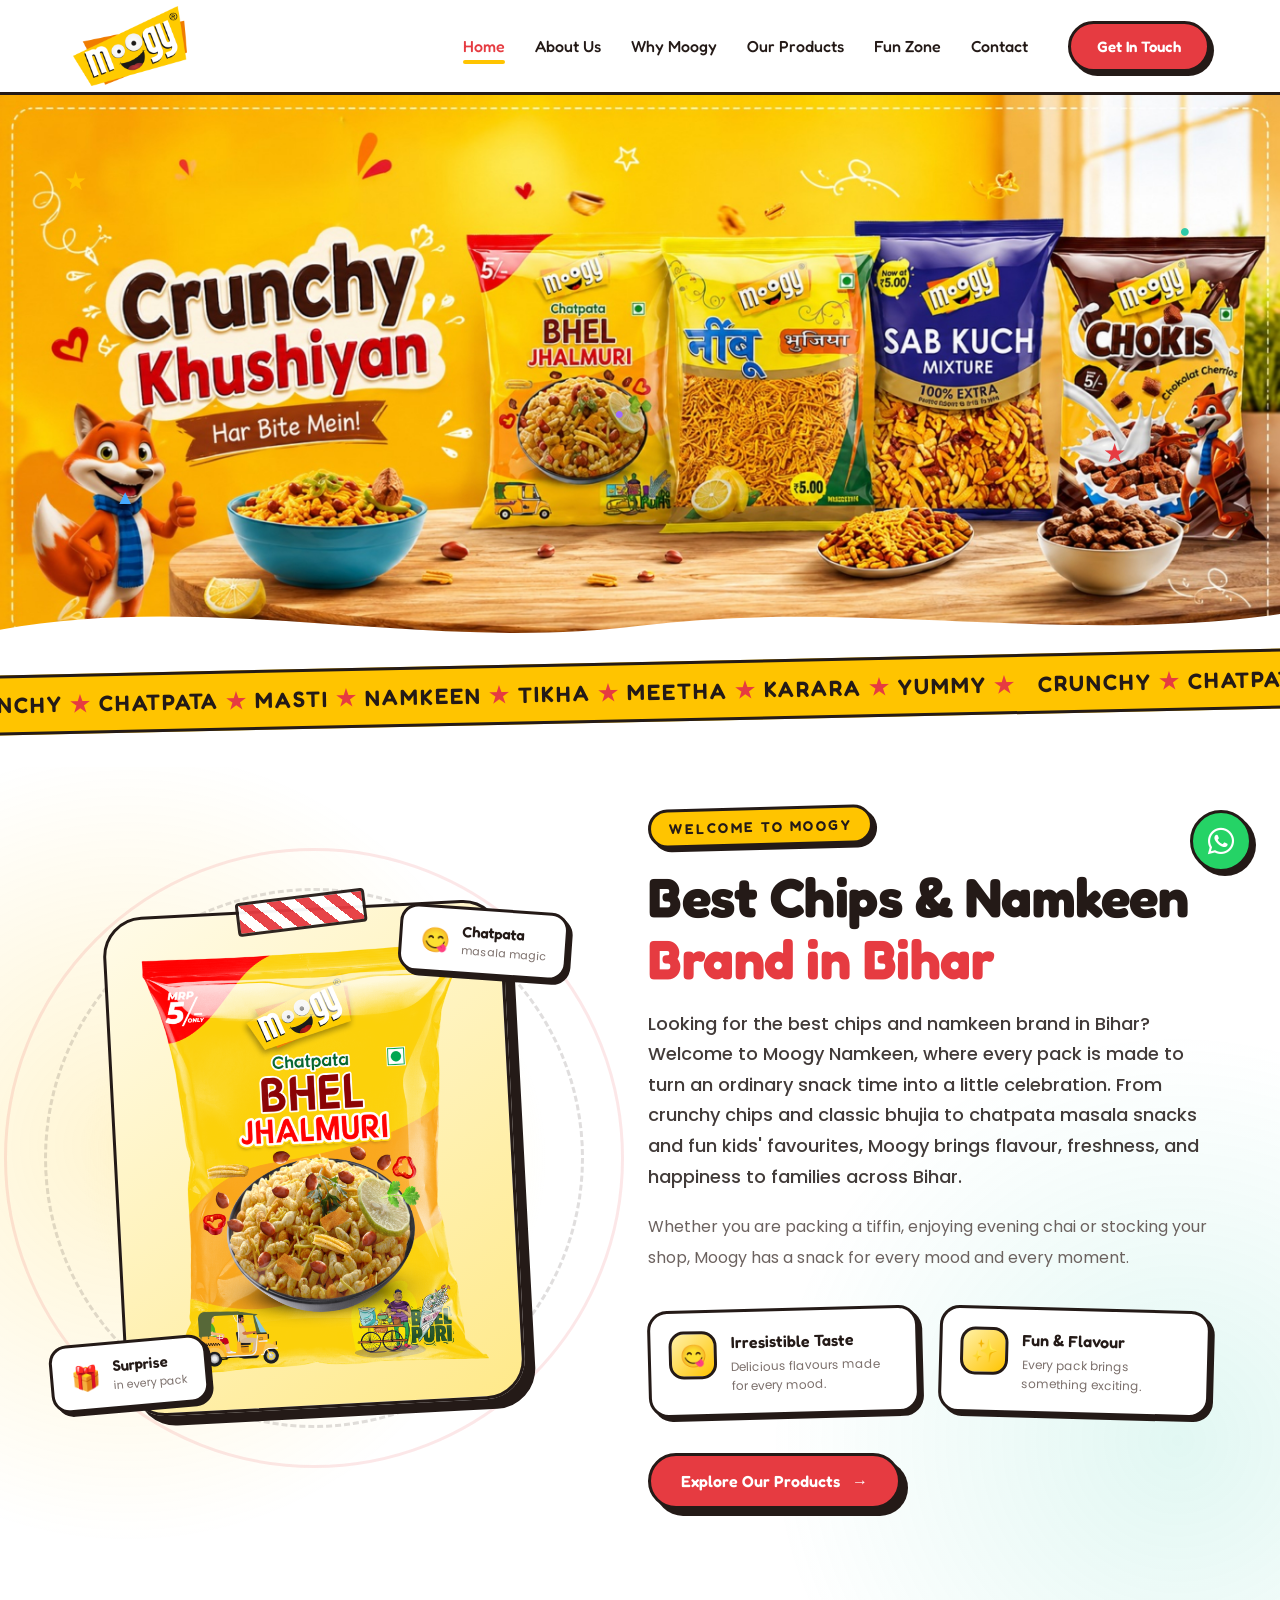
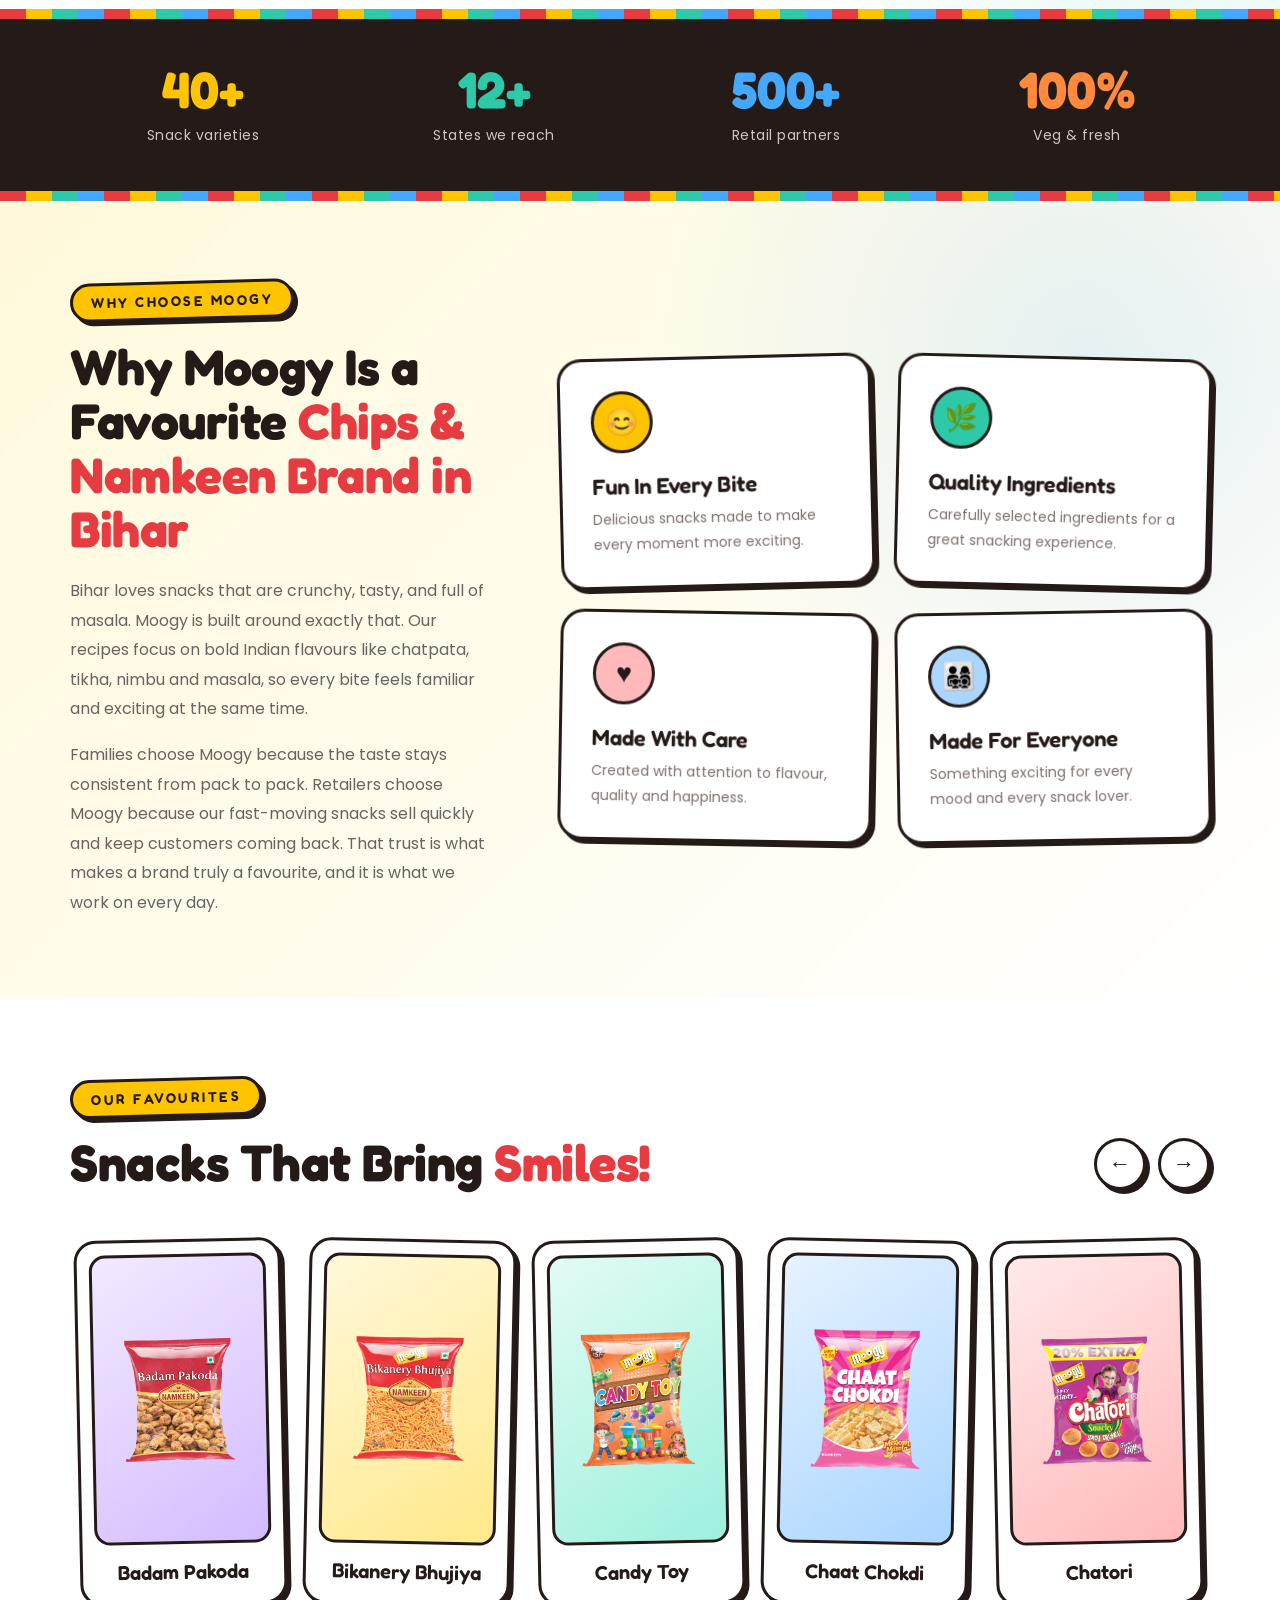
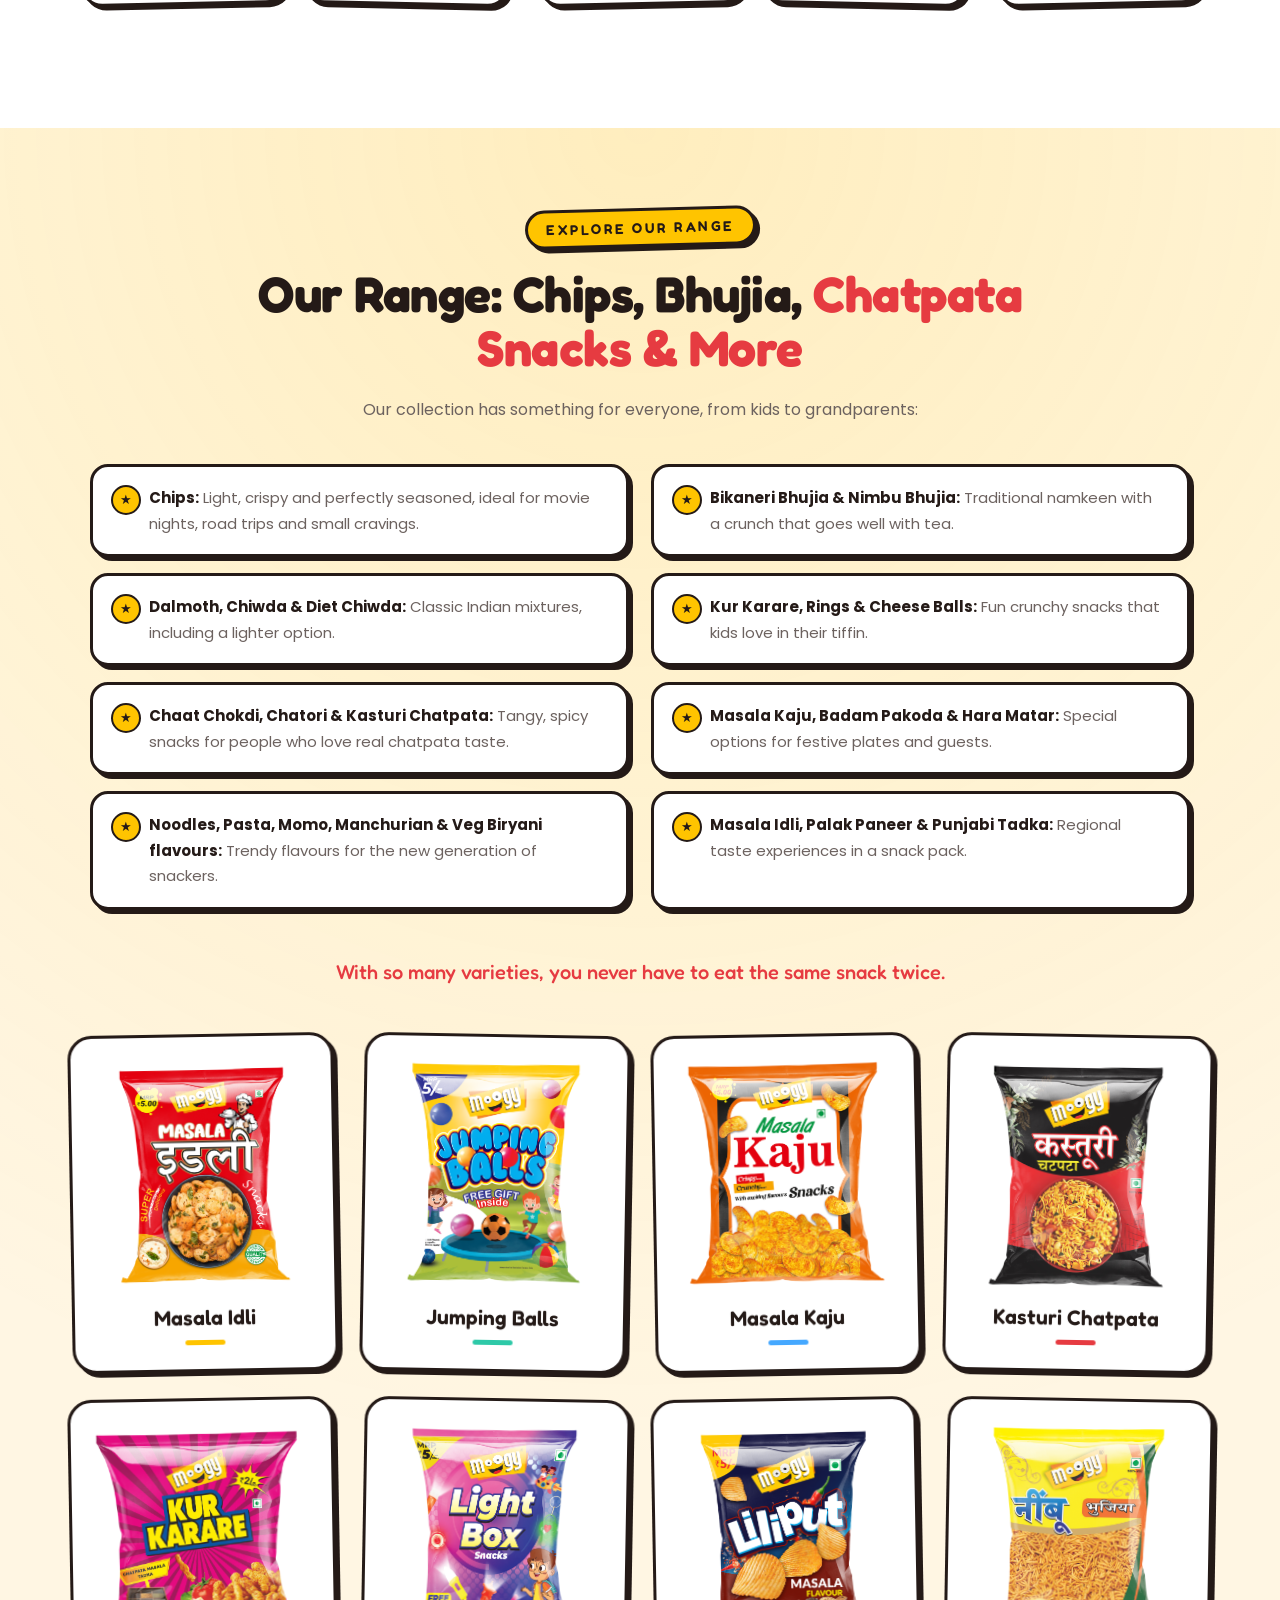
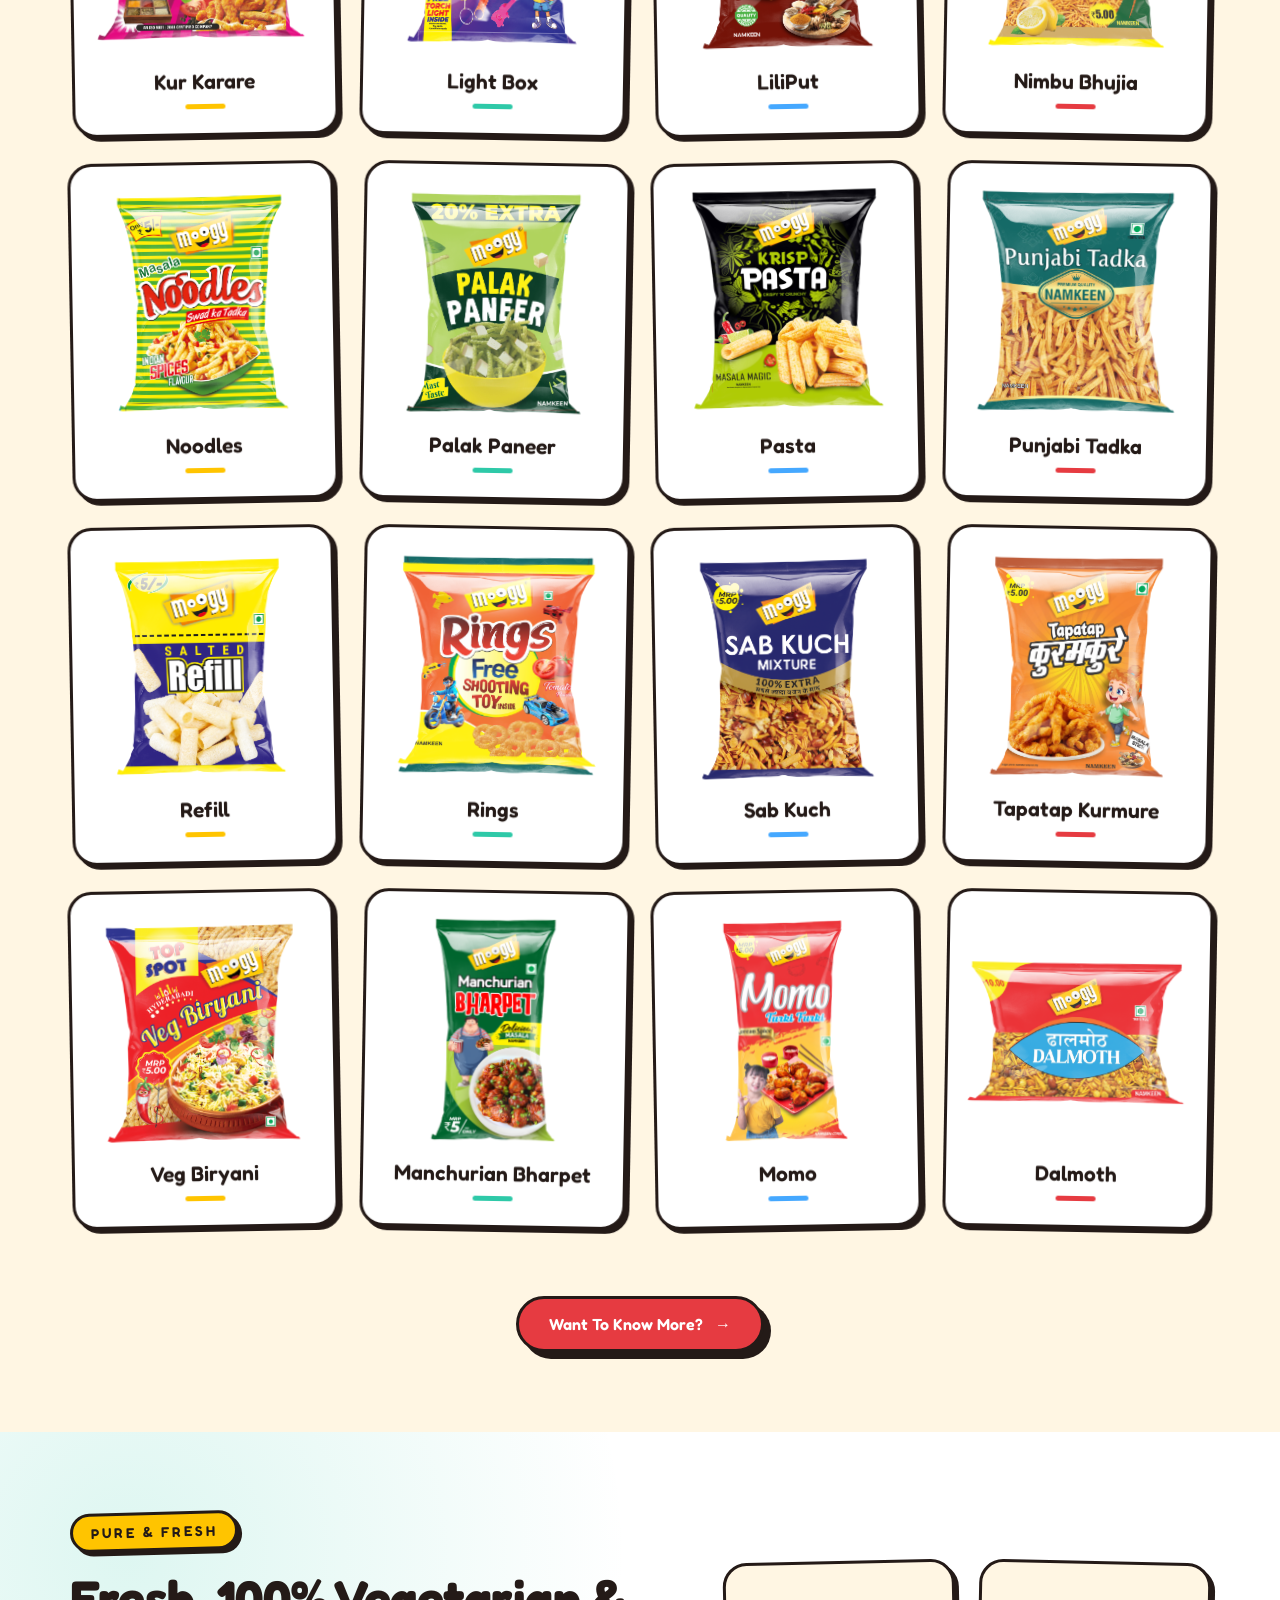
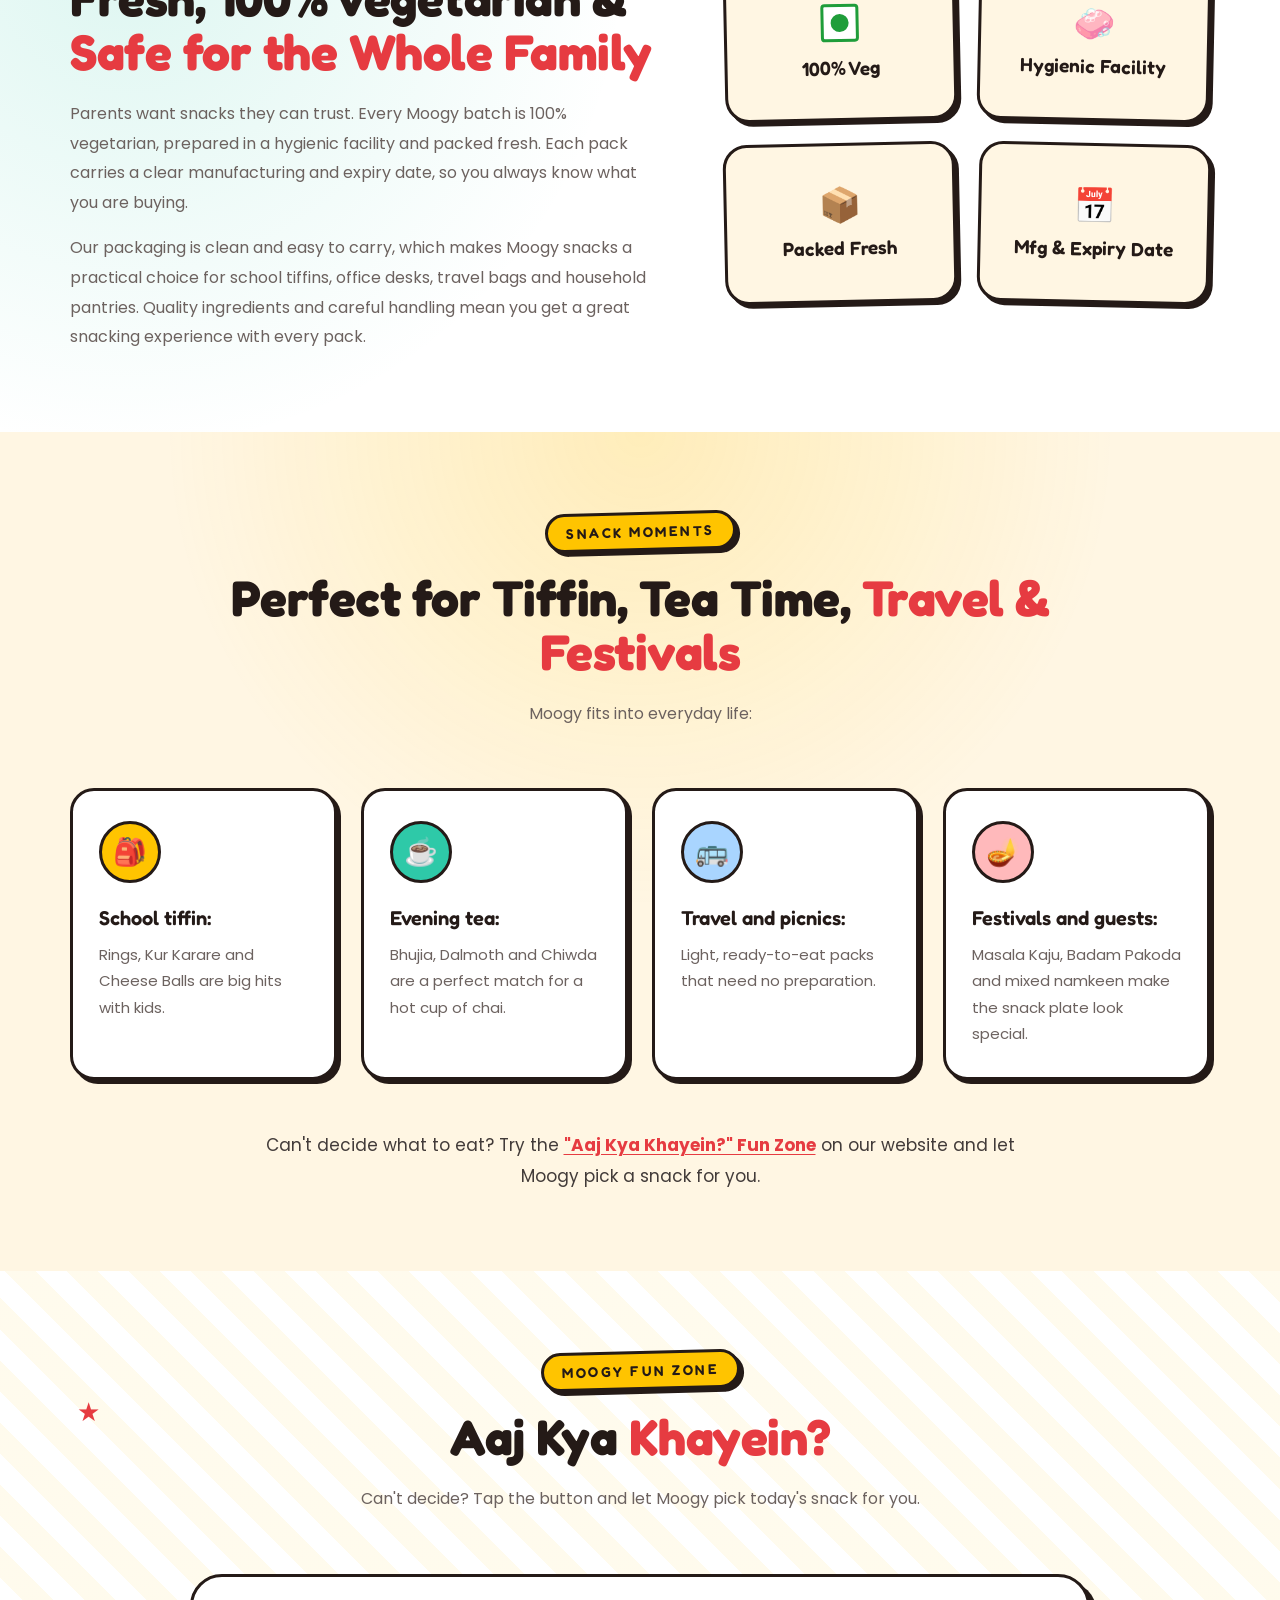
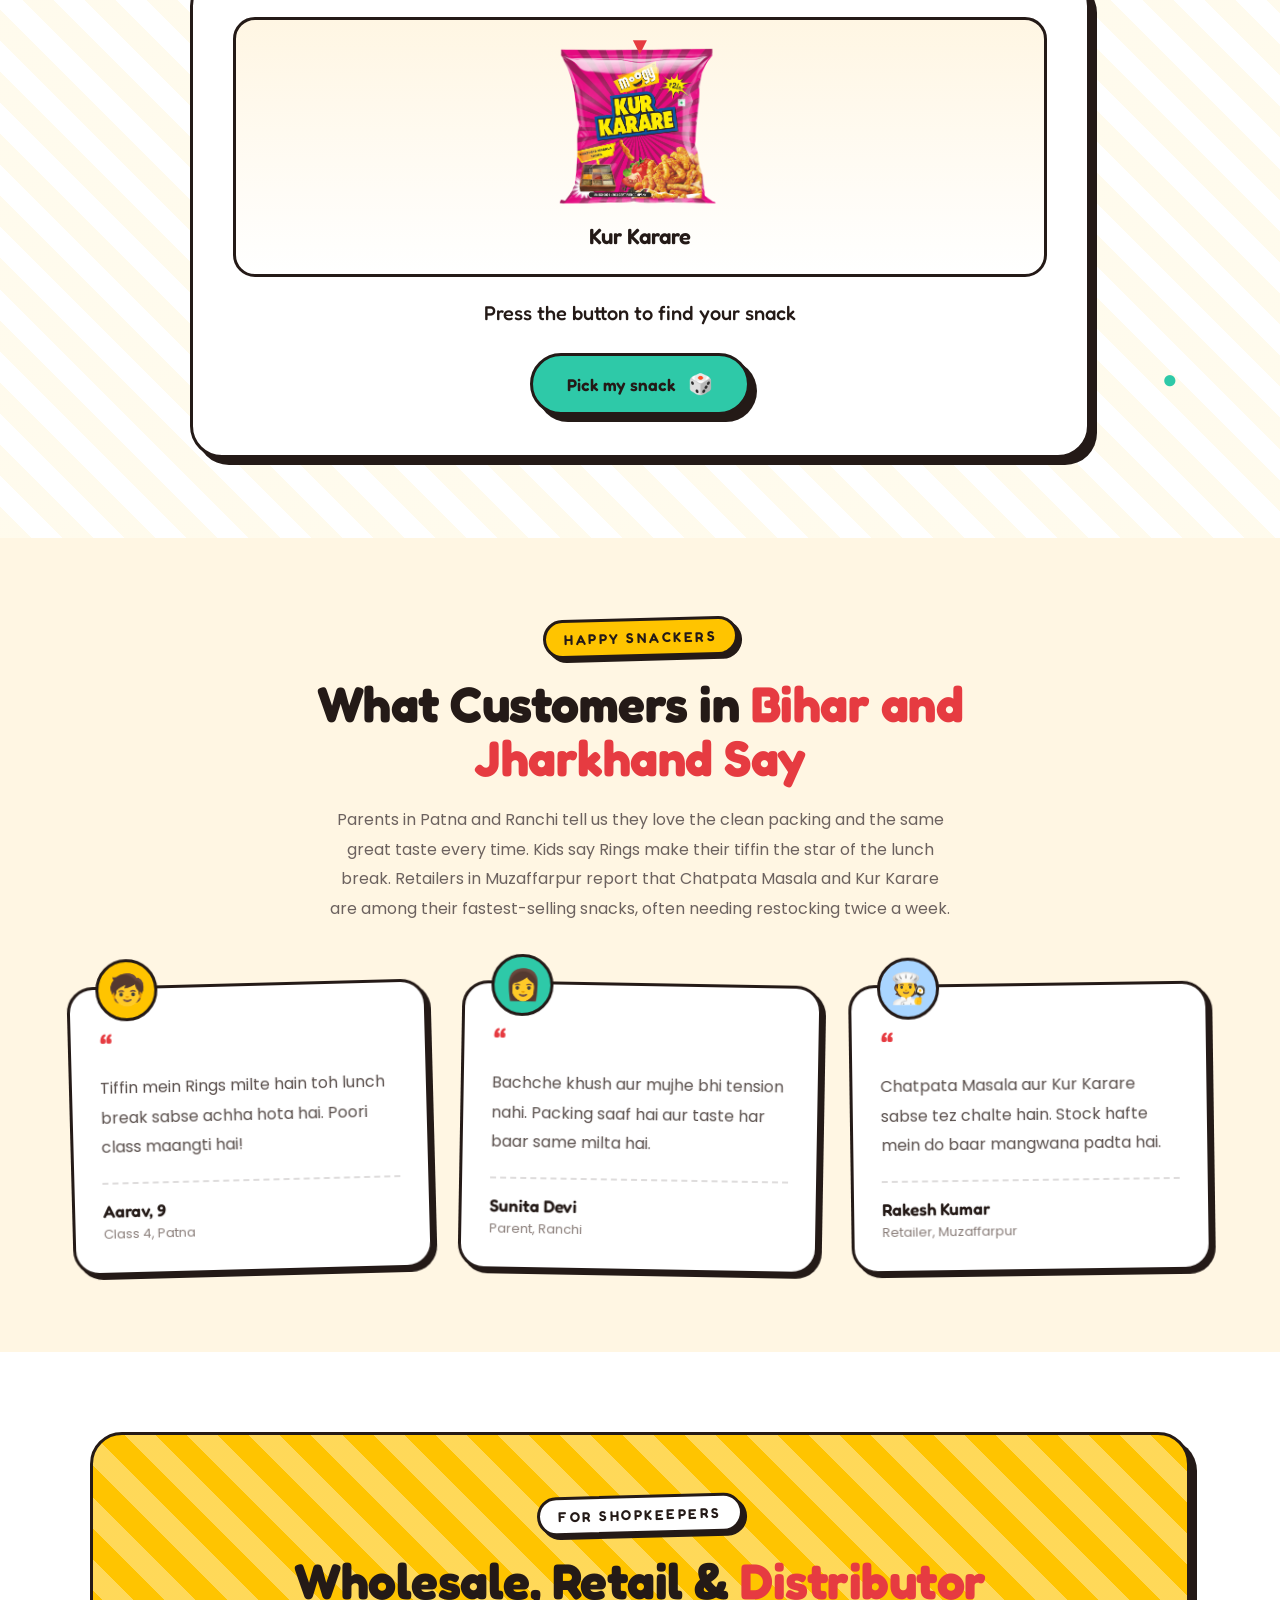
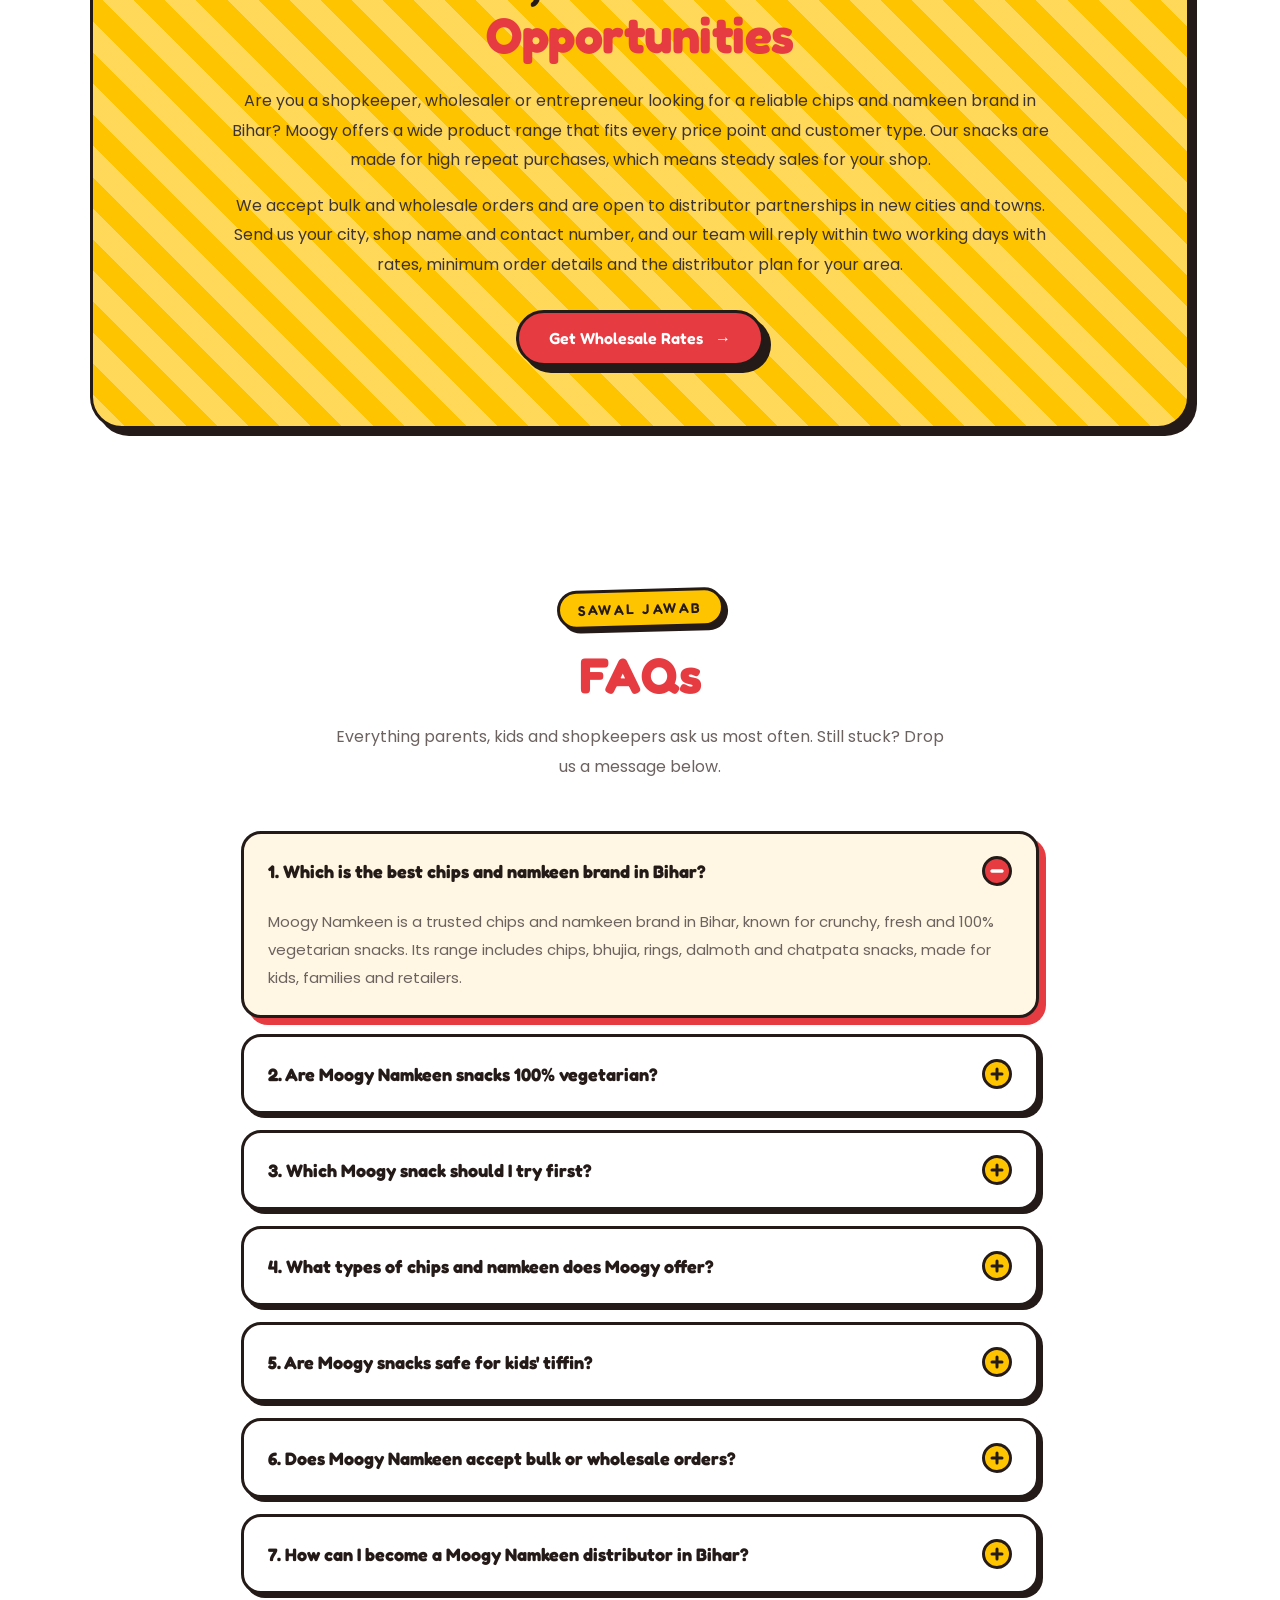
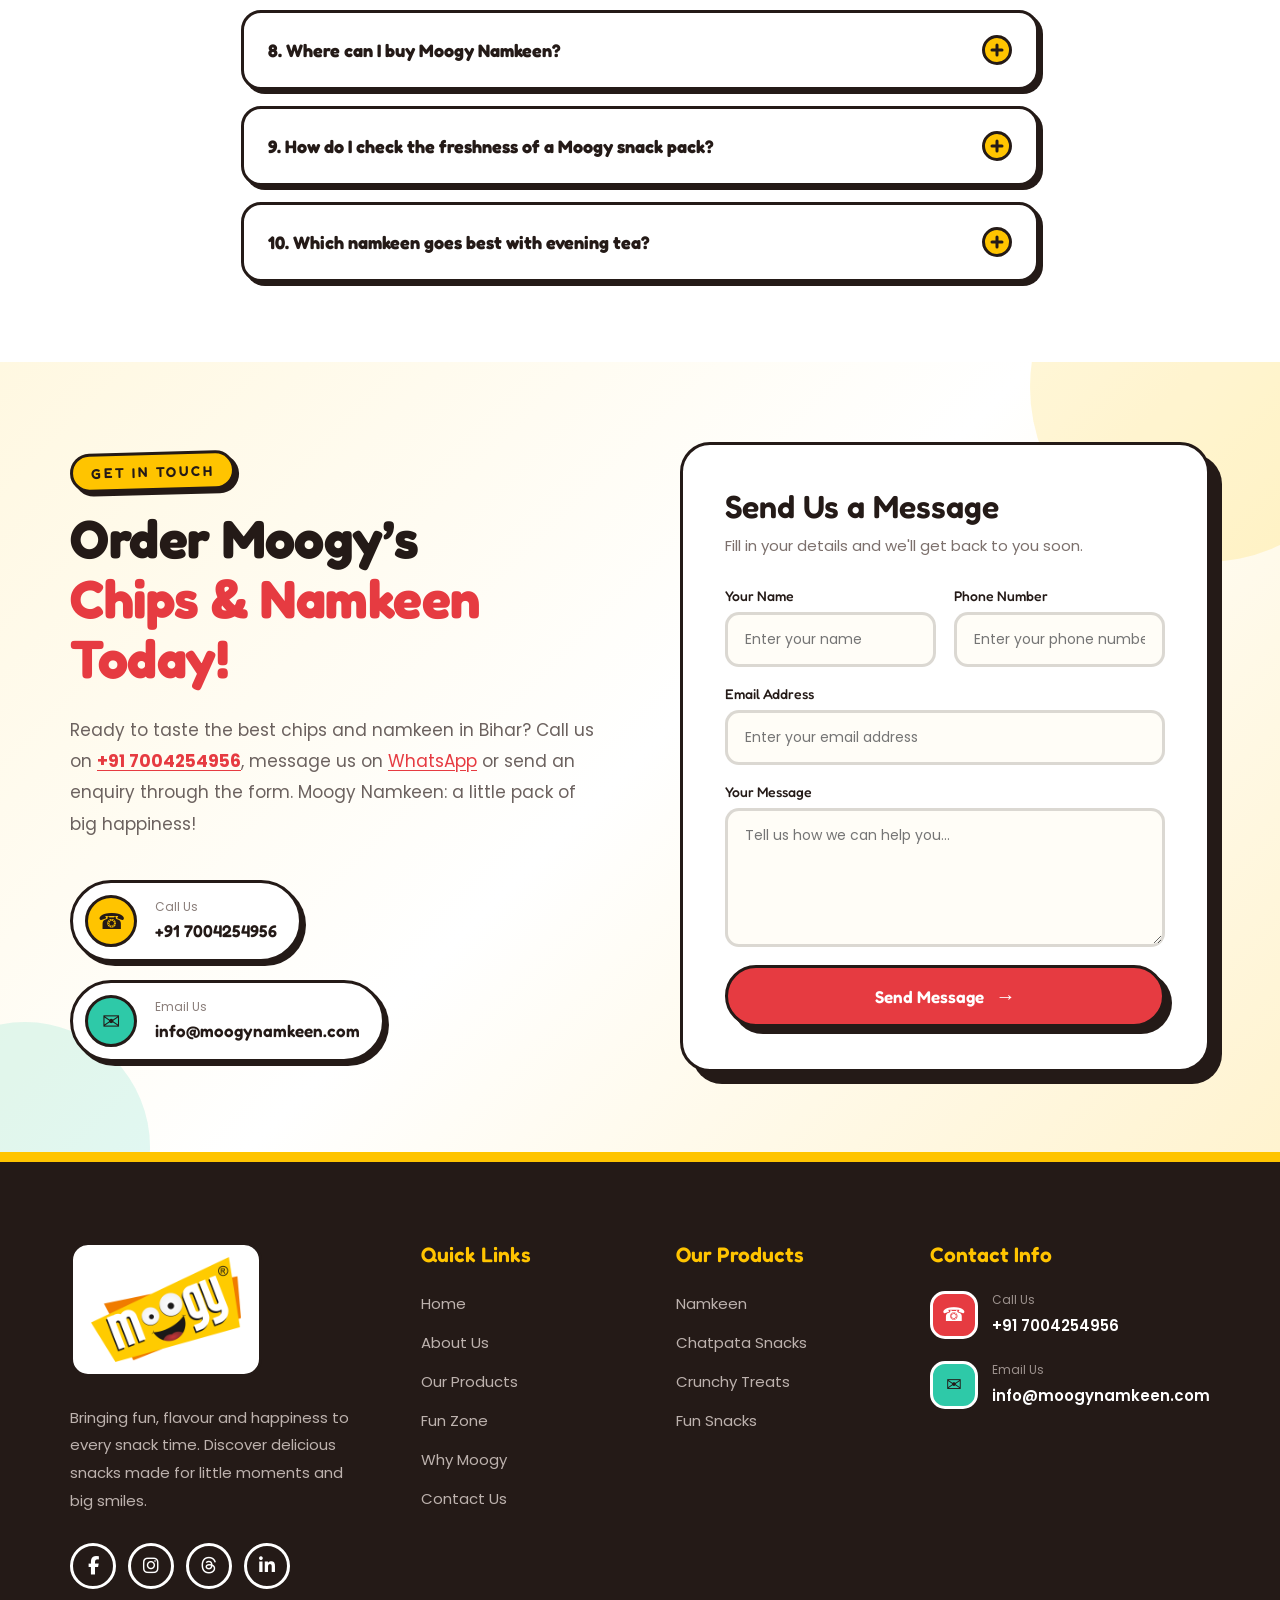
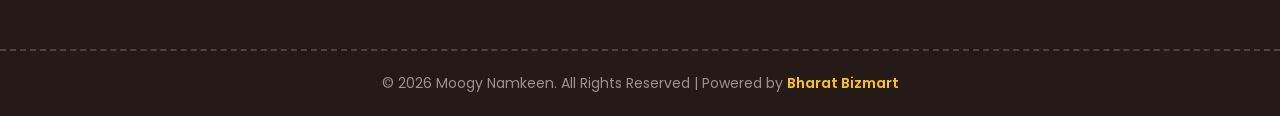
<file: index.html>
<!DOCTYPE html>
<html lang="en">

<head>
    <meta charset="UTF-8">
    <meta name="viewport" content="width=device-width, initial-scale=1.0">
    <meta name="google-site-verification" content="VeUKc7-IPMKSq5YX0Y2zFbz-a3WsdKLGCqVbUXHnm9M" />

    <title>Best Chips &amp; Namkeen Brand in Bihar | Moogy Namkeen</title>

    <meta name="description"
        content="Looking for the best chips &amp; namkeen brand in Bihar? Moogy Namkeen offers crunchy, 100% veg snacks. Order now or get wholesale rates today!">

    <meta name="keywords"
        content="Best Chips &amp; Namkeen Brand in Bihar, Best Chips Brand in Bihar, Best Namkeen Brand in Bihar, Moogy Namkeen">

    <link rel="canonical" href="https://moogynamkeen.in/">


    <!-- =========================
         FAVICON
    ========================== -->

    <link rel="icon" href="images/logo.png" sizes="any">
    <link rel="icon" href="images/logo.png" sizes="32x32" type="image/png">

    <meta name="theme-color" content="#e63b41">


    <link rel="stylesheet" href="css/main.css">
    <link rel="stylesheet"
        href="https://cdnjs.cloudflare.com/ajax/libs/font-awesome/6.7.2/css/all.min.css">


    <!-- =========================
         FAQ SCHEMA
    ========================== -->

    <script type="application/ld+json">
    {
      "@context": "https://schema.org",
      "@type": "FAQPage",
      "mainEntity": [
        {
          "@type": "Question",
          "name": "Which is the best chips and namkeen brand in Bihar?",
          "acceptedAnswer": {
            "@type": "Answer",
            "text": "Moogy Namkeen is a trusted chips and namkeen brand in Bihar, known for crunchy, fresh and 100% vegetarian snacks. Its range includes chips, bhujia, rings, dalmoth and chatpata snacks, made for kids, families and retailers."
          }
        },
        {
          "@type": "Question",
          "name": "Are Moogy Namkeen snacks 100% vegetarian?",
          "acceptedAnswer": {
            "@type": "Answer",
            "text": "Yes, every Moogy Namkeen product is 100% vegetarian. Each batch is prepared in a hygienic facility and packed fresh, with the manufacturing and expiry date clearly printed on the pack."
          }
        },
        {
          "@type": "Question",
          "name": "Which Moogy snack should I try first?",
          "acceptedAnswer": {
            "@type": "Answer",
            "text": "If you like crunchy snacks, start with Kur Karare or Rings. If you love chatpata flavours, try Chaat Chokdi. You can also use the Aaj Kya Khayein Fun Zone on the Moogy website to get a random snack pick."
          }
        },
        {
          "@type": "Question",
          "name": "What types of chips and namkeen does Moogy offer?",
          "acceptedAnswer": {
            "@type": "Answer",
            "text": "Moogy offers chips, Bikaneri Bhujia, Nimbu Bhujia, Dalmoth, Chiwda, Rings, Cheese Balls, Kur Karare, Chaat Chokdi, Masala Kaju, Badam Pakoda, Hara Matar and fun flavours like Noodles, Pasta, Momo and Veg Biryani."
          }
        },
        {
          "@type": "Question",
          "name": "Are Moogy snacks safe for kids' tiffin?",
          "acceptedAnswer": {
            "@type": "Answer",
            "text": "Yes. Moogy snacks are 100% vegetarian, made in a hygienic facility and packed fresh with a clear expiry date. Rings, Kur Karare and Cheese Balls are popular tiffin choices among kids and parents."
          }
        },
        {
          "@type": "Question",
          "name": "Does Moogy Namkeen accept bulk or wholesale orders?",
          "acceptedAnswer": {
            "@type": "Answer",
            "text": "Yes, Moogy accepts bulk and wholesale orders. Call +91 7004254956 or send an enquiry through the website form, and the team will share rates and minimum order details."
          }
        },
        {
          "@type": "Question",
          "name": "How can I become a Moogy Namkeen distributor in Bihar?",
          "acceptedAnswer": {
            "@type": "Answer",
            "text": "Send your city, shop name and contact number through the Moogy website form or call +91 7004254956. The team replies within two working days with the distributor plan for your area."
          }
        },
        {
          "@type": "Question",
          "name": "Where can I buy Moogy Namkeen?",
          "acceptedAnswer": {
            "@type": "Answer",
            "text": "For purchase and availability in your area, call or WhatsApp Moogy on +91 7004254956. Retailers and shopkeepers can also contact the team directly for wholesale supply and stocking options."
          }
        },
        {
          "@type": "Question",
          "name": "How do I check the freshness of a Moogy snack pack?",
          "acceptedAnswer": {
            "@type": "Answer",
            "text": "Check the manufacturing and expiry date printed on every Moogy pack before buying. Moogy snacks are packed fresh in a hygienic facility, so the date on the pack tells you exactly how long the snack stays fresh."
          }
        },
        {
          "@type": "Question",
          "name": "Which namkeen goes best with evening tea?",
          "acceptedAnswer": {
            "@type": "Answer",
            "text": "Bikaneri Bhujia, Nimbu Bhujia, Dalmoth and Chiwda are classic tea-time namkeen choices. Their crunchy texture and masala taste pair well with chai. For a lighter option, Moogy also offers Diet Chiwda."
          }
        }
      ]
    }
    </script>
</head>

<body>


<!-- =========================
     PRELOADER
========================== -->

<div class="moogy-loader" id="moogyLoader">
    <div class="loader-pack">
        <span class="loader-crumb"></span>
        <span class="loader-crumb"></span>
        <span class="loader-crumb"></span>
    </div>
    <p>Packing your snacks…</p>
</div>


<!-- SCROLL PROGRESS -->
<div class="scroll-progress" id="scrollProgress"></div>


<!-- =========================
     HEADER
========================== -->

<header class="site-header">

    <div class="header-container">

        <a href="#home" class="logo">
            <img src="images/logo.png" alt="Moogy Namkeen">
        </a>

        <nav class="main-nav">
            <a href="#home" class="active">Home</a>
            <a href="#about">About Us</a>
            <a href="#why-moogy">Why Moogy</a>
            <a href="#products">Our Products</a>
            <a href="#fun-zone">Fun Zone</a>
            <a href="#contact">Contact</a>
        </nav>

        <a href="#contact" class="header-btn">
            Get In Touch
        </a>

        <button class="menu-toggle" aria-label="Open Menu">
            <span></span>
            <span></span>
            <span></span>
        </button>

    </div>

</header>



<!-- =========================
     HERO SECTION
========================== -->

<section id="home" class="hero-section">

    <!-- floating doodles -->
    <span class="doodle doodle-1">★</span>
    <span class="doodle doodle-2">●</span>
    <span class="doodle doodle-3">▲</span>
    <span class="doodle doodle-4">★</span>
    <span class="doodle doodle-5">●</span>

    <div class="hero-banner">

        <picture>

            <!-- MOBILE BANNER (800px se niche yahi dikhega) -->
            <source
                media="(max-width: 800px)"
                srcset="images/mobile-banner.png">

            <!-- DESKTOP / TABLET BANNER -->
            <img src="images/hero-banner.jpeg"
                 alt="Moogy Favourite Snacks">

        </picture>

    </div>

    <div class="hero-wave" aria-hidden="true">
        <svg viewBox="0 0 1440 90" preserveAspectRatio="none">
            <path d="M0,60 C240,10 480,90 720,55 C960,20 1200,80 1440,40 L1440,90 L0,90 Z"></path>
        </svg>
    </div>

</section>



<!-- =========================
     TICKER TAPE
========================== -->

<div class="ticker-tape" aria-hidden="true">
    <div class="ticker-track">
        <span>Crunchy <b>★</b> Chatpata <b>★</b> Masti <b>★</b> Namkeen <b>★</b> Tikha <b>★</b> Meetha <b>★</b> Karara <b>★</b> Yummy <b>★</b></span>
        <span>Crunchy <b>★</b> Chatpata <b>★</b> Masti <b>★</b> Namkeen <b>★</b> Tikha <b>★</b> Meetha <b>★</b> Karara <b>★</b> Yummy <b>★</b></span>
        <span>Crunchy <b>★</b> Chatpata <b>★</b> Masti <b>★</b> Namkeen <b>★</b> Tikha <b>★</b> Meetha <b>★</b> Karara <b>★</b> Yummy <b>★</b></span>
    </div>
</div>



<!-- =========================
     ABOUT SECTION
========================== -->

<section id="about" class="about-section section-padding">

    <div class="about-container">

        <!-- LEFT SIDE IMAGE -->
        <div class="about-visual" data-reveal="left">

            <div class="about-glow"></div>
            <div class="about-circle about-circle-one"></div>
            <div class="about-circle about-circle-two"></div>

            <div class="about-product-card">
                <span class="pack-tape"></span>
                <img src="images/bhel.png" alt="Moogy Fingers Chatpata Masala">
            </div>

            <div class="float-sticker float-sticker-one">
                <span>😋</span>
                <div>
                    <strong>Chatpata</strong>
                    <small>masala magic</small>
                </div>
            </div>

            <div class="float-sticker float-sticker-two">
                <span>🎁</span>
                <div>
                    <strong>Surprise</strong>
                    <small>in every pack</small>
                </div>
            </div>

        </div>


        <!-- RIGHT SIDE CONTENT -->
        <div class="about-content" data-reveal="right">

            <span class="section-tag">
                <span class="tag-line"></span>
                Welcome To Moogy
            </span>

            <h1>
                Best Chips &amp; Namkeen
                <span>Brand in Bihar</span>
            </h1>

            <p class="about-intro">
                Looking for the best chips and namkeen brand in Bihar? Welcome
                to Moogy Namkeen, where every pack is made to turn an ordinary
                snack time into a little celebration. From crunchy chips and
                classic bhujia to chatpata masala snacks and fun kids'
                favourites, Moogy brings flavour, freshness, and happiness to
                families across Bihar.
            </p>

            <p>
                Whether you are packing a tiffin, enjoying evening chai or
                stocking your shop, Moogy has a snack for every mood and
                every moment.
            </p>

            <!-- HIGHLIGHTS -->
            <div class="about-highlights">

                <div class="highlight-item">
                    <div class="highlight-icon">😋</div>
                    <div>
                        <h4>Irresistible Taste</h4>
                        <p>Delicious flavours made for every mood.</p>
                    </div>
                </div>

                <div class="highlight-item">
                    <div class="highlight-icon">✨</div>
                    <div>
                        <h4>Fun &amp; Flavour</h4>
                        <p>Every pack brings something exciting.</p>
                    </div>
                </div>

            </div>

            <a href="#products" class="primary-btn">
                Explore Our Products
                <span>→</span>
            </a>

        </div>

    </div>

</section>



<!-- =========================
     STATS BAND  (NEW)
========================== -->

<section class="stats-band">

    <div class="stats-wrapper">

        <div class="stat-chip" data-reveal="up">
            <strong class="count-up" data-target="40" data-suffix="+">0</strong>
            <span>Snack varieties</span>
        </div>

        <div class="stat-chip" data-reveal="up">
            <strong class="count-up" data-target="12" data-suffix="+">0</strong>
            <span>States we reach</span>
        </div>

        <div class="stat-chip" data-reveal="up">
            <strong class="count-up" data-target="500" data-suffix="+">0</strong>
            <span>Retail partners</span>
        </div>

        <div class="stat-chip" data-reveal="up">
            <strong class="count-up" data-target="100" data-suffix="%">0</strong>
            <span>Veg &amp; fresh</span>
        </div>

    </div>

</section>



<!-- =========================
     WHY MOOGY
========================== -->

<section id="why-moogy" class="why-section section-padding">

    <div class="why-container">

        <div class="why-content" data-reveal="left">

            <span class="section-tag">Why Choose Moogy</span>

            <h2>Why Moogy Is a Favourite <span>Chips &amp; Namkeen Brand in Bihar</span></h2>

            <p>
                Bihar loves snacks that are crunchy, tasty, and full of masala.
                Moogy is built around exactly that. Our recipes focus on bold
                Indian flavours like chatpata, tikha, nimbu and masala, so every
                bite feels familiar and exciting at the same time.
            </p>

            <p>
                Families choose Moogy because the taste stays consistent from
                pack to pack. Retailers choose Moogy because our fast-moving
                snacks sell quickly and keep customers coming back. That trust
                is what makes a brand truly a favourite, and it is what we work
                on every day.
            </p>

        </div>


        <div class="why-grid">

            <div class="why-card" data-reveal="up">
                <div class="why-icon">😊</div>
                <h3>Fun In Every Bite</h3>
                <p>Delicious snacks made to make every moment more exciting.</p>
            </div>

            <div class="why-card" data-reveal="up">
                <div class="why-icon">🌿</div>
                <h3>Quality Ingredients</h3>
                <p>Carefully selected ingredients for a great snacking experience.</p>
            </div>

            <div class="why-card" data-reveal="up">
                <div class="why-icon">♥️</div>
                <h3>Made With Care</h3>
                <p>Created with attention to flavour, quality and happiness.</p>
            </div>

            <div class="why-card" data-reveal="up">
                <div class="why-icon">👨‍👩‍👧‍👦</div>
                <h3>Made For Everyone</h3>
                <p>Something exciting for every mood and every snack lover.</p>
            </div>

        </div>

    </div>

</section>



<!-- =========================
     FEATURED PRODUCTS
========================= -->

<section class="featured-section section-padding">

    <div class="section-heading">

        <div>
            <span class="section-tag">Our Favourites</span>
            <h2>Snacks That Bring <span>Smiles!</span></h2>
        </div>

        <div class="slider-buttons">
            <button class="slider-btn prev-btn" aria-label="Previous Product">←</button>
            <button class="slider-btn next-btn" aria-label="Next Product">→</button>
        </div>

    </div>


    <!-- SLIDER WRAPPER -->
    <div class="featured-slider-wrapper">

        <div class="featured-slider">

            <div class="product-card">
                <div class="product-image">
                    <img src="images/badam-pakoda.png" alt="Badam Pakoda">
                </div>
                <h3>Badam Pakoda</h3>
            </div>

            <div class="product-card">
                <div class="product-image">
                    <img src="images/bikanery-bhujiya.png" alt="Bikanery Bhujiya">
                </div>
                <h3>Bikanery Bhujiya</h3>
            </div>

            <div class="product-card">
                <div class="product-image">
                    <img src="images/candy-orange.png" alt="Candy Toy">
                </div>
                <h3>Candy Toy</h3>
            </div>

            <div class="product-card">
                <div class="product-image">
                    <img src="images/chaat-chokdi.png" alt="Chaat Chokdi">
                </div>
                <h3>Chaat Chokdi</h3>
            </div>

            <div class="product-card">
                <div class="product-image">
                    <img src="images/chatori.png" alt="Chatori">
                </div>
                <h3>Chatori</h3>
            </div>

            <div class="product-card">
                <div class="product-image">
                    <img src="images/chiwda-diet.png" alt="Diet Chiwda">
                </div>
                <h3>Diet Chiwda</h3>
            </div>

            <div class="product-card">
                <div class="product-image">
                    <img src="images/chokis.png" alt="Chokis">
                </div>
                <h3>Chokis</h3>
            </div>

            <div class="product-card">
                <div class="product-image">
                    <img src="images/chips.png" alt="Chips">
                </div>
                <h3>Chips</h3>
            </div>

            <div class="product-card">
                <div class="product-image">
                    <img src="images/cheese-balls.png" alt="Cheese Balls">
                </div>
                <h3>Cheese Balls</h3>
            </div>

            <div class="product-card">
                <div class="product-image">
                    <img src="images/chiku.png" alt="Chiku">
                </div>
                <h3>Chiku</h3>
            </div>

            <div class="product-card">
                <div class="product-image">
                    <img src="images/hara-matar.png" alt="Hara Matar">
                </div>
                <h3>Hara Matar</h3>
            </div>

            <div class="product-card">
                <div class="product-image">
                    <img src="images/candy-toy.png" alt="Candy">
                </div>
                <h3>Candy</h3>
            </div>

            <div class="product-card">
                <div class="product-image">
                    <img src="images/candy-pink.png" alt="Candy">
                </div>
                <h3>Candy</h3>
            </div>

            <div class="product-card">
                <div class="product-image">
                    <img src="images/candy-yellow.png" alt="Candy">
                </div>
                <h3>Candy</h3>
            </div>

        </div>

    </div>

</section>



<!-- =========================
     ALL PRODUCTS
========================== -->

<section id="products" class="products-section section-padding">

    <div class="center-heading" data-reveal="up">

        <span class="section-tag">Explore Our Range</span>

        <h2>Our Range: Chips, Bhujia, <span>Chatpata Snacks &amp; More</span></h2>

        <p>
            Our collection has something for everyone, from kids to grandparents:
        </p>

    </div>


    <ul class="range-list" data-reveal="up">
        <li><strong>Chips:</strong> Light, crispy and perfectly seasoned, ideal for movie nights, road trips and small cravings.</li>
        <li><strong>Bikaneri Bhujia &amp; Nimbu Bhujia:</strong> Traditional namkeen with a crunch that goes well with tea.</li>
        <li><strong>Dalmoth, Chiwda &amp; Diet Chiwda:</strong> Classic Indian mixtures, including a lighter option.</li>
        <li><strong>Kur Karare, Rings &amp; Cheese Balls:</strong> Fun crunchy snacks that kids love in their tiffin.</li>
        <li><strong>Chaat Chokdi, Chatori &amp; Kasturi Chatpata:</strong> Tangy, spicy snacks for people who love real chatpata taste.</li>
        <li><strong>Masala Kaju, Badam Pakoda &amp; Hara Matar:</strong> Special options for festive plates and guests.</li>
        <li><strong>Noodles, Pasta, Momo, Manchurian &amp; Veg Biryani flavours:</strong> Trendy flavours for the new generation of snackers.</li>
        <li><strong>Masala Idli, Palak Paneer &amp; Punjabi Tadka:</strong> Regional taste experiences in a snack pack.</li>
    </ul>

    <p class="range-note" data-reveal="up">
        With so many varieties, you never have to eat the same snack twice.
    </p>


    <div class="products-grid">

        <div class="grid-product-card" data-reveal="up">
            <img src="images/idli.png" alt="Masala Idli">
            <h3>Masala Idli</h3>
        </div>

        <div class="grid-product-card" data-reveal="up">
            <img src="images/jumping-balls.png" alt="Jumping Balls">
            <h3>Jumping Balls</h3>
        </div>

        <div class="grid-product-card" data-reveal="up">
            <img src="images/kaju.png" alt="Masala Kaju">
            <h3>Masala Kaju</h3>
        </div>

        <div class="grid-product-card" data-reveal="up">
            <img src="images/kasturi.png" alt="Kasturi Chatpata">
            <h3>Kasturi Chatpata</h3>
        </div>

        <div class="grid-product-card" data-reveal="up">
            <img src="images/kurkarare.png" alt="Kur Karare">
            <h3>Kur Karare</h3>
        </div>

        <div class="grid-product-card" data-reveal="up">
            <img src="images/light-box.png" alt="Light Box">
            <h3>Light Box</h3>
        </div>

        <div class="grid-product-card" data-reveal="up">
            <img src="images/liliput.png" alt="LiliPut">
            <h3>LiliPut</h3>
        </div>

        <div class="grid-product-card" data-reveal="up">
            <img src="images/nimbu-bhujia.png" alt="Nimbu Bhujia">
            <h3>Nimbu Bhujia</h3>
        </div>

        <div class="grid-product-card" data-reveal="up">
            <img src="images/noodles.png" alt="Noodles">
            <h3>Noodles</h3>
        </div>

        <div class="grid-product-card" data-reveal="up">
            <img src="images/palak-paneer.png" alt="Palak Paneer">
            <h3>Palak Paneer</h3>
        </div>

        <div class="grid-product-card" data-reveal="up">
            <img src="images/pasta.png" alt="Pasta">
            <h3>Pasta</h3>
        </div>

        <div class="grid-product-card" data-reveal="up">
            <img src="images/punjabi-tadka.png" alt="Punjabi Tadka">
            <h3>Punjabi Tadka</h3>
        </div>

        <div class="grid-product-card" data-reveal="up">
            <img src="images/refill.png" alt="Refill">
            <h3>Refill</h3>
        </div>

        <div class="grid-product-card" data-reveal="up">
            <img src="images/rings.png" alt="Rings">
            <h3>Rings</h3>
        </div>

        <div class="grid-product-card" data-reveal="up">
            <img src="images/sab-kuch.png" alt="Sab kuch">
            <h3>Sab Kuch</h3>
        </div>

        <div class="grid-product-card" data-reveal="up">
            <img src="images/tapatap.png" alt="Tapatap Kurmure">
            <h3>Tapatap Kurmure</h3>
        </div>

        <div class="grid-product-card" data-reveal="up">
            <img src="images/veg-biryani.png" alt="Veg Biryani">
            <h3>Veg Biryani</h3>
        </div>

        <div class="grid-product-card" data-reveal="up">
            <img src="images/bharpet.png" alt="Manchurian Bharpet">
            <h3>Manchurian Bharpet</h3>
        </div>

        <div class="grid-product-card" data-reveal="up">
            <img src="images/momo.png" alt="Momo">
            <h3>Momo</h3>
        </div>

        <div class="grid-product-card" data-reveal="up">
            <img src="images/dalmoth.png" alt="Dalmoth">
            <h3>Dalmoth</h3>
        </div>

    </div>


    <div class="products-button">
        <a href="#contact" class="primary-btn">
            Want To Know More?
            <span>→</span>
        </a>
    </div>

</section>



<!-- =========================
     FRESH & 100% VEG
========================== -->

<section id="quality" class="fresh-section section-padding">

    <div class="fresh-wrapper">

        <div class="fresh-content" data-reveal="left">

            <span class="section-tag">Pure &amp; Fresh</span>

            <h2>Fresh, 100% Vegetarian &amp; <span>Safe for the Whole Family</span></h2>

            <p>
                Parents want snacks they can trust. Every Moogy batch is 100%
                vegetarian, prepared in a hygienic facility and packed fresh.
                Each pack carries a clear manufacturing and expiry date, so you
                always know what you are buying.
            </p>

            <p>
                Our packaging is clean and easy to carry, which makes Moogy
                snacks a practical choice for school tiffins, office desks,
                travel bags and household pantries. Quality ingredients and
                careful handling mean you get a great snacking experience with
                every pack.
            </p>

        </div>


        <div class="fresh-badges" data-reveal="right">

            <div class="fresh-badge">
                <span class="veg-mark"></span>
                <strong>100% Veg</strong>
            </div>

            <div class="fresh-badge">
                <span>🧼</span>
                <strong>Hygienic Facility</strong>
            </div>

            <div class="fresh-badge">
                <span>📦</span>
                <strong>Packed Fresh</strong>
            </div>

            <div class="fresh-badge">
                <span>📅</span>
                <strong>Mfg &amp; Expiry Date</strong>
            </div>

        </div>

    </div>

</section>



<!-- =========================
     SNACK MOMENTS
========================== -->

<section class="moments-section section-padding">

    <div class="center-heading" data-reveal="up">

        <span class="section-tag">Snack Moments</span>

        <h2>Perfect for Tiffin, Tea Time, <span>Travel &amp; Festivals</span></h2>

        <p>Moogy fits into everyday life:</p>

    </div>


    <ul class="moments-grid">

        <li class="moment-card" data-reveal="up">
            <div class="moment-icon">🎒</div>
            <p><strong>School tiffin:</strong> Rings, Kur Karare and Cheese Balls are big hits with kids.</p>
        </li>

        <li class="moment-card" data-reveal="up">
            <div class="moment-icon">☕</div>
            <p><strong>Evening tea:</strong> Bhujia, Dalmoth and Chiwda are a perfect match for a hot cup of chai.</p>
        </li>

        <li class="moment-card" data-reveal="up">
            <div class="moment-icon">🚌</div>
            <p><strong>Travel and picnics:</strong> Light, ready-to-eat packs that need no preparation.</p>
        </li>

        <li class="moment-card" data-reveal="up">
            <div class="moment-icon">🪔</div>
            <p><strong>Festivals and guests:</strong> Masala Kaju, Badam Pakoda and mixed namkeen make the snack plate look special.</p>
        </li>

    </ul>


    <p class="moments-note" data-reveal="up">
        Can't decide what to eat? Try the <a href="#fun-zone">"Aaj Kya Khayein?" Fun Zone</a>
        on our website and let Moogy pick a snack for you.
    </p>

</section>



<!-- =========================
     FUN ZONE  (NEW)
========================== -->

<section id="fun-zone" class="fun-section section-padding">

    <span class="doodle doodle-6">★</span>
    <span class="doodle doodle-7">●</span>

    <div class="fun-wrapper">

        <div class="center-heading" data-reveal="up">
            <span class="section-tag">Moogy Fun Zone</span>
            <h2>Aaj Kya <span>Khayein?</span></h2>
            <p>
                Can't decide? Tap the button and let Moogy pick
                today's snack for you.
            </p>
        </div>


        <div class="spinner-box" data-reveal="up">

            <div class="spinner-window">

                <div class="spinner-reel" id="spinnerReel">
                    <!-- filled by JS -->
                </div>

                <span class="spinner-pointer">▼</span>

            </div>

            <p class="spinner-result" id="spinnerResult">
                Press the button to find your snack
            </p>

            <button class="spin-btn" id="spinBtn">
                Pick my snack
                <span>🎲</span>
            </button>

        </div>

    </div>

</section>



<!-- =========================
     HAPPY SNACKERS  (NEW)
========================== -->

<section class="voices-section section-padding">

    <div class="center-heading" data-reveal="up">
        <span class="section-tag">Happy Snackers</span>
        <h2>What Customers in <span>Bihar and Jharkhand Say</span></h2>
        <p>
            Parents in Patna and Ranchi tell us they love the clean packing and
            the same great taste every time. Kids say Rings make their tiffin the
            star of the lunch break. Retailers in Muzaffarpur report that
            Chatpata Masala and Kur Karare are among their fastest-selling
            snacks, often needing restocking twice a week.
        </p>
    </div>


    <div class="voices-grid">

        <figure class="voice-card" data-reveal="up">
            <div class="voice-face">🧒</div>
            <blockquote>
                Tiffin mein Rings milte hain toh lunch break sabse
                achha hota hai. Poori class maangti hai!
            </blockquote>
            <figcaption>
                <strong>Aarav, 9</strong>
                <span>Class 4, Patna</span>
            </figcaption>
        </figure>

        <figure class="voice-card" data-reveal="up">
            <div class="voice-face">👩</div>
            <blockquote>
                Bachche khush aur mujhe bhi tension nahi. Packing
                saaf hai aur taste har baar same milta hai.
            </blockquote>
            <figcaption>
                <strong>Sunita Devi</strong>
                <span>Parent, Ranchi</span>
            </figcaption>
        </figure>

        <figure class="voice-card" data-reveal="up">
            <div class="voice-face">🧑‍🍳</div>
            <blockquote>
                Chatpata Masala aur Kur Karare sabse tez chalte hain.
                Stock hafte mein do baar mangwana padta hai.
            </blockquote>
            <figcaption>
                <strong>Rakesh Kumar</strong>
                <span>Retailer, Muzaffarpur</span>
            </figcaption>
        </figure>

    </div>

</section>



<!-- =========================
     WHOLESALE & DISTRIBUTORS
========================== -->

<section id="wholesale" class="wholesale-section section-padding">

    <div class="wholesale-box" data-reveal="up">

        <span class="section-tag">For Shopkeepers</span>

        <h2>Wholesale, Retail &amp; <span>Distributor Opportunities</span></h2>

        <p>
            Are you a shopkeeper, wholesaler or entrepreneur looking for a
            reliable chips and namkeen brand in Bihar? Moogy offers a wide
            product range that fits every price point and customer type. Our
            snacks are made for high repeat purchases, which means steady
            sales for your shop.
        </p>

        <p>
            We accept bulk and wholesale orders and are open to distributor
            partnerships in new cities and towns. Send us your city, shop name
            and contact number, and our team will reply within two working
            days with rates, minimum order details and the distributor plan
            for your area.
        </p>

        <a href="#contact" class="primary-btn">
            Get Wholesale Rates
            <span>→</span>
        </a>

    </div>

</section>



<!-- =========================
     FAQ  (NEW)
========================== -->

<section class="faq-section section-padding">

    <div class="faq-wrapper">

        <div class="faq-intro" data-reveal="up">
            <span class="section-tag">Sawal Jawab</span>
            <h2><span>FAQs</span></h2>
            <p>
                Everything parents, kids and shopkeepers ask us most often.
                Still stuck? Drop us a message below.
            </p>
        </div>


        <div class="faq-list" data-reveal="up">

            <div class="faq-item">
                <button class="faq-question">
                    <strong>1. Which is the best chips and namkeen brand in Bihar?</strong>
                    <span class="faq-sign"></span>
                </button>
                <div class="faq-answer">
                    <p>
                        Moogy Namkeen is a trusted chips and namkeen brand in Bihar,
                        known for crunchy, fresh and 100% vegetarian snacks. Its range
                        includes chips, bhujia, rings, dalmoth and chatpata snacks,
                        made for kids, families and retailers.
                    </p>
                </div>
            </div>

            <div class="faq-item">
                <button class="faq-question">
                    <strong>2. Are Moogy Namkeen snacks 100% vegetarian?</strong>
                    <span class="faq-sign"></span>
                </button>
                <div class="faq-answer">
                    <p>
                        Yes, every Moogy Namkeen product is 100% vegetarian. Each
                        batch is prepared in a hygienic facility and packed fresh,
                        with the manufacturing and expiry date clearly printed on
                        the pack.
                    </p>
                </div>
            </div>

            <div class="faq-item">
                <button class="faq-question">
                    <strong>3. Which Moogy snack should I try first?</strong>
                    <span class="faq-sign"></span>
                </button>
                <div class="faq-answer">
                    <p>
                        If you like crunchy snacks, start with Kur Karare or Rings.
                        If you love chatpata flavours, try Chaat Chokdi. You can also
                        use the "Aaj Kya Khayein?" Fun Zone on the Moogy website to
                        get a random snack pick.
                    </p>
                </div>
            </div>

            <div class="faq-item">
                <button class="faq-question">
                    <strong>4. What types of chips and namkeen does Moogy offer?</strong>
                    <span class="faq-sign"></span>
                </button>
                <div class="faq-answer">
                    <p>
                        Moogy offers chips, Bikaneri Bhujia, Nimbu Bhujia, Dalmoth,
                        Chiwda, Rings, Cheese Balls, Kur Karare, Chaat Chokdi, Masala
                        Kaju, Badam Pakoda, Hara Matar and fun flavours like Noodles,
                        Pasta, Momo and Veg Biryani.
                    </p>
                </div>
            </div>

            <div class="faq-item">
                <button class="faq-question">
                    <strong>5. Are Moogy snacks safe for kids' tiffin?</strong>
                    <span class="faq-sign"></span>
                </button>
                <div class="faq-answer">
                    <p>
                        Yes. Moogy snacks are 100% vegetarian, made in a hygienic
                        facility and packed fresh with a clear expiry date. Rings,
                        Kur Karare and Cheese Balls are popular tiffin choices among
                        kids and parents.
                    </p>
                </div>
            </div>

            <div class="faq-item">
                <button class="faq-question">
                    <strong>6. Does Moogy Namkeen accept bulk or wholesale orders?</strong>
                    <span class="faq-sign"></span>
                </button>
                <div class="faq-answer">
                    <p>
                        Yes, Moogy accepts bulk and wholesale orders. Call
                        +91 7004254956 or send an enquiry through the website form,
                        and the team will share rates and minimum order details.
                    </p>
                </div>
            </div>

            <div class="faq-item">
                <button class="faq-question">
                    <strong>7. How can I become a Moogy Namkeen distributor in Bihar?</strong>
                    <span class="faq-sign"></span>
                </button>
                <div class="faq-answer">
                    <p>
                        Send your city, shop name and contact number through the
                        Moogy website form or call +91 7004254956. The team replies
                        within two working days with the distributor plan for your
                        area.
                    </p>
                </div>
            </div>

            <div class="faq-item">
                <button class="faq-question">
                    <strong>8. Where can I buy Moogy Namkeen?</strong>
                    <span class="faq-sign"></span>
                </button>
                <div class="faq-answer">
                    <p>
                        For purchase and availability in your area, call or WhatsApp
                        Moogy on +91 7004254956. Retailers and shopkeepers can also
                        contact the team directly for wholesale supply and stocking
                        options.
                    </p>
                </div>
            </div>

            <div class="faq-item">
                <button class="faq-question">
                    <strong>9. How do I check the freshness of a Moogy snack pack?</strong>
                    <span class="faq-sign"></span>
                </button>
                <div class="faq-answer">
                    <p>
                        Check the manufacturing and expiry date printed on every
                        Moogy pack before buying. Moogy snacks are packed fresh in a
                        hygienic facility, so the date on the pack tells you exactly
                        how long the snack stays fresh.
                    </p>
                </div>
            </div>

            <div class="faq-item">
                <button class="faq-question">
                    <strong>10. Which namkeen goes best with evening tea?</strong>
                    <span class="faq-sign"></span>
                </button>
                <div class="faq-answer">
                    <p>
                        Bikaneri Bhujia, Nimbu Bhujia, Dalmoth and Chiwda are classic
                        tea-time namkeen choices. Their crunchy texture and masala
                        taste pair well with chai. For a lighter option, Moogy also
                        offers Diet Chiwda.
                    </p>
                </div>
            </div>

        </div>

    </div>

</section>



<!-- =========================
     CONTACT SECTION
========================== -->

<section class="contact-section section-padding" id="contact">

    <div class="contact-wrapper">

        <!-- LEFT CONTENT -->
        <div class="contact-content" data-reveal="left">

            <span class="section-tag">Get In Touch</span>

            <h2>Order Moogy’s <span>Chips &amp; Namkeen Today!</span></h2>

            <p>
                Ready to taste the best chips and namkeen in Bihar? Call us on
                <strong><a href="tel:+917004254956">+91 7004254956</a></strong>,
                message us on <a href="https://wa.me/917004254956" target="_blank" rel="noopener noreferrer">WhatsApp</a>
                or send an enquiry through the form. Moogy Namkeen: a little
                pack of big happiness!
            </p>

            <div class="contact-info">

                <a href="tel:+917004254956" class="contact-info-box">
                    <div class="contact-icon">☎</div>
                    <div>
                        <span>Call Us</span>
                        <strong>+91 7004254956</strong>
                    </div>
                </a>

                <a href="mailto:info@moogynamkeen.com" class="contact-info-box">
                    <div class="contact-icon">✉</div>
                    <div>
                        <span>Email Us</span>
                        <strong>info@moogynamkeen.com</strong>
                    </div>
                </a>

            </div>

        </div>


        <!-- CONTACT FORM -->
        <div class="contact-form-box" data-reveal="right">

            <h3>Send Us a Message</h3>

            <p>Fill in your details and we'll get back to you soon.</p>

            <form class="contact-form" id="contactForm">

                <!-- honeypot field for spam bots, kept hidden from real users -->
                <input type="checkbox" name="botcheck" id="botcheck" style="display:none">

                <div class="form-row">

                    <div class="form-group">
                        <label>Your Name</label>
                        <input type="text" name="name" placeholder="Enter your name" required>
                    </div>

                    <div class="form-group">
                        <label>Phone Number</label>
                        <input type="tel" name="phone" placeholder="Enter your phone number" required>
                    </div>

                </div>

                <div class="form-group">
                    <label>Email Address</label>
                    <input type="email" name="email" placeholder="Enter your email address">
                </div>

                <div class="form-group">
                    <label>Your Message</label>
                    <textarea rows="5" name="message" placeholder="Tell us how we can help you..." required></textarea>
                </div>

                <p class="form-status" id="formStatus"></p>

                <button type="submit" class="contact-submit-btn">
                    Send Message
                    <span>→</span>
                </button>

            </form>

        </div>

    </div>

</section>



<!-- =========================
     FOOTER
========================== -->

<footer class="site-footer">

    <div class="footer-main section-padding">

        <div class="footer-wrapper">

            <!-- BRAND COLUMN -->
            <div class="footer-brand">

                <a href="#home" class="footer-logo">
                    <img src="images/logo.png" alt="Moogy Namkeen">
                </a>

                <p>
                    Bringing fun, flavour and happiness to every snack time.
                    Discover delicious snacks made for little moments and
                    big smiles.
                </p>

                <div class="footer-social">

                    <a href="https://www.facebook.com/moogyfoods" aria-label="Facebook" class="facebook">
                        <i class="fa-brands fa-facebook-f"></i>
                    </a>

                    <a href="https://www.instagram.com/moogyfoodproducts/" aria-label="Instagram" class="instagram">
                        <i class="fa-brands fa-instagram"></i>
                    </a>

                    <a href="https://www.threads.com/@moogyfoodproducts" aria-label="Threads" class="threads">
                        <i class="fa-brands fa-threads"></i>
                    </a>

                    <a href="https://www.linkedin.com/company/moogy-namkeen/?viewAsMember=true" aria-label="LinkedIn" class="linkedin">
                        <i class="fa-brands fa-linkedin-in"></i>
                    </a>

                </div>

            </div>


            <!-- QUICK LINKS -->
            <div class="footer-column">

                <h3>Quick Links</h3>

                <ul>
                    <li><a href="#home">Home</a></li>
                    <li><a href="#about">About Us</a></li>
                    <li><a href="#products">Our Products</a></li>
                    <li><a href="#fun-zone">Fun Zone</a></li>
                    <li><a href="#why-moogy">Why Moogy</a></li>
                    <li><a href="#contact">Contact Us</a></li>
                </ul>

            </div>


            <!-- PRODUCTS -->
            <div class="footer-column">

                <h3>Our Products</h3>

                <ul>
                    <li><a href="#products">Namkeen</a></li>
                    <li><a href="#products">Chatpata Snacks</a></li>
                    <li><a href="#products">Crunchy Treats</a></li>
                    <li><a href="#products">Fun Snacks</a></li>
                </ul>

            </div>


            <!-- CONTACT -->
            <div class="footer-column footer-contact">

                <h3>Contact Info</h3>

                <a href="tel:+917004254956">
                    <span>☎</span>
                    <div>
                        <small>Call Us</small>
                        <strong>+91 7004254956</strong>
                    </div>
                </a>

                <a href="mailto:info@moogynamkeen.com">
                    <span>✉</span>
                    <div>
                        <small>Email Us</small>
                        <strong>info@moogynamkeen.com</strong>
                    </div>
                </a>

            </div>

        </div>

    </div>


    <!-- BOTTOM FOOTER -->
    <div class="footer-bottom section-padding">

        <div class="footer-bottom-wrapper">

            <p>
                © 2026 Moogy Namkeen. All Rights Reserved
                <span>|</span>
                Powered by
                <a href="https://bharatbizmart.com/" target="_blank" rel="noopener noreferrer">
                    Bharat Bizmart
                </a>
            </p>

        </div>

    </div>

</footer>



<!-- FLOATING BUTTONS -->

<a href="https://wa.me/917004254956"
    class="whatsapp-btn"
    target="_blank"
    aria-label="WhatsApp">
    <i class="fa-brands fa-whatsapp"></i>
</a>

<button class="to-top-btn" id="toTopBtn" aria-label="Back to top">↑</button>


<script src="js/main.js"></script>

</body>

</html>
</file>
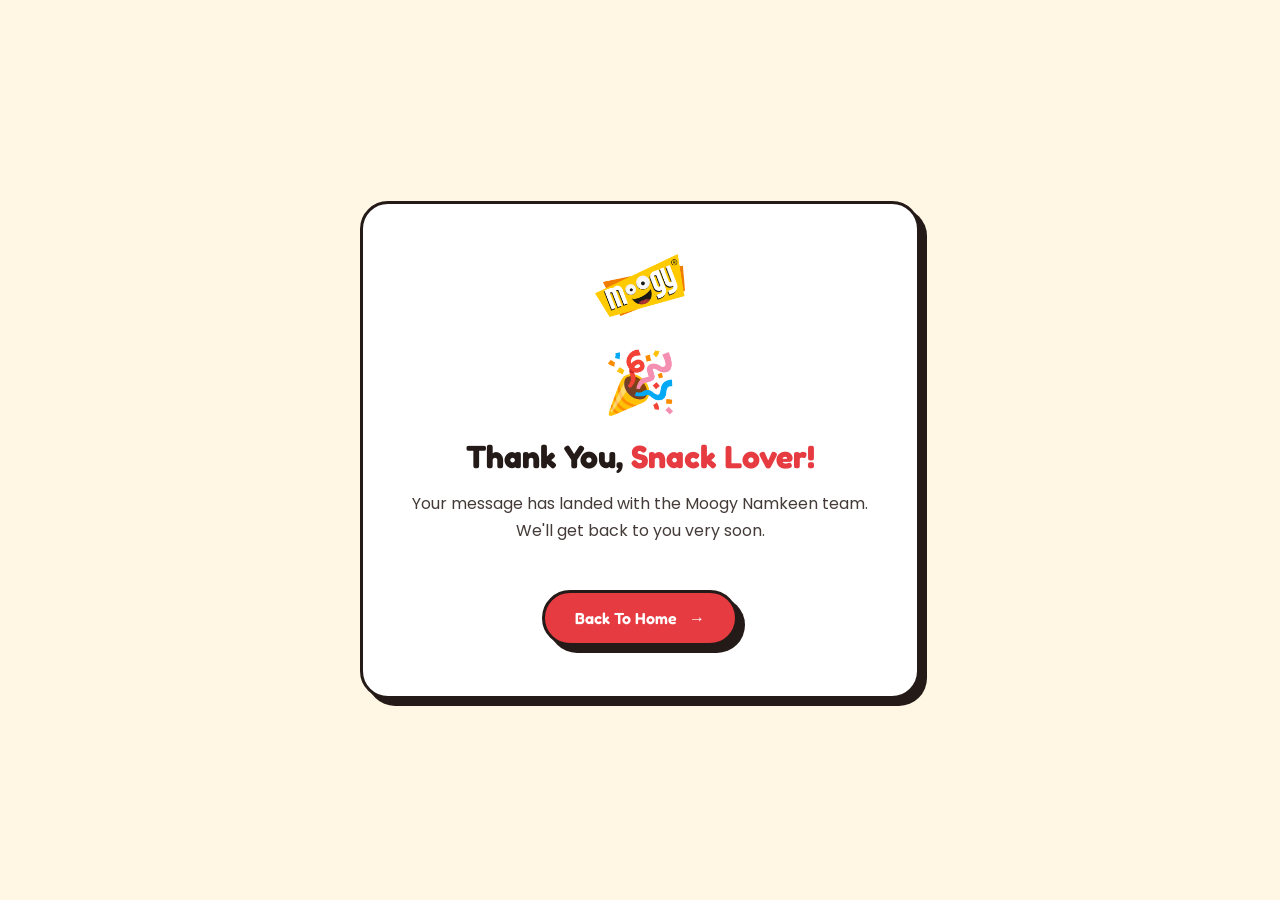
<file: thank-you.html>
<!DOCTYPE html>
<html lang="en">

<head>
    <meta charset="UTF-8">
    <meta name="viewport" content="width=device-width, initial-scale=1.0">

    <title>Thank You | Moogy Namkeen</title>

    <meta name="description" content="Thanks for reaching out to Moogy Namkeen. Our team will get back to you soon.">
    <meta name="robots" content="noindex">

    <link rel="icon" href="images/logo.png" sizes="any">
    <link rel="icon" href="images/logo.png" sizes="32x32" type="image/png">

    <meta name="theme-color" content="#e63b41">

    <link rel="stylesheet" href="css/main.css">
    <link rel="stylesheet" href="https://cdnjs.cloudflare.com/ajax/libs/font-awesome/6.7.2/css/all.min.css">

    <style>

        .thankyou-section {
            min-height: 100vh;
            display: flex;
            align-items: center;
            justify-content: center;
            text-align: center;
            padding: 40px 20px;
            background: var(--cream);
        }

        .thankyou-card {
            max-width: 560px;
            background: #ffffff;
            border: var(--line);
            box-shadow: var(--pop);
            border-radius: 28px;
            padding: 50px 40px;
        }

        .thankyou-logo {
            width: 90px;
            margin: 0 auto 20px;
        }

        .thankyou-icon {
            font-size: 60px;
            margin-bottom: 10px;
        }

        .thankyou-card h1 {
            font-family: "Fredoka", sans-serif;
            font-size: 32px;
            margin-bottom: 14px;
        }

        .thankyou-card h1 span {
            color: var(--red);
        }

        .thankyou-card p {
            font-size: 16px;
            line-height: 1.7;
            color: var(--ink);
            opacity: 0.85;
            margin-bottom: 28px;
        }

    </style>

</head>

<body>

<section class="thankyou-section">

    <div class="thankyou-card">

        <img src="images/logo.png" alt="Moogy Namkeen" class="thankyou-logo">

        <div class="thankyou-icon">🎉</div>

        <h1>Thank You, <span>Snack Lover!</span></h1>

        <p>
            Your message has landed with the Moogy Namkeen team.
            We'll get back to you very soon.
        </p>

        <a href="index.html" class="primary-btn">
            Back To Home
            <span>→</span>
        </a>

    </div>

</section>

</body>

</html>
</file>
<file: css/main.css>
/* =========================================
   GOOGLE FONTS
   Fredoka  -> display / headings (bouncy, kid friendly)
   Baloo 2  -> product names
   Poppins  -> body text
========================================= */

@import url('https://fonts.googleapis.com/css2?family=Fredoka:wght@400;500;600;700&family=Baloo+2:wght@400;500;600;700;800&family=Poppins:wght@300;400;500;600;700;800&display=swap');



/* =========================================
   RESET
========================================= */

* {
    margin: 0;
    padding: 0;
    box-sizing: border-box;
}

html {
    scroll-behavior: smooth;
}

section[id] {
    scroll-margin-top: 100px;
}

body {
    font-family: "Poppins", sans-serif;
    color: var(--ink);
    background: #ffffff;
    overflow-x: hidden;
}

img {
    max-width: 100%;
    display: block;
}

a {
    text-decoration: none;
    color: inherit;
}

button {
    border: none;
    outline: none;
    cursor: pointer;
    font-family: inherit;
}

:focus-visible {
    outline: 3px solid var(--sky);
    outline-offset: 3px;
    border-radius: 6px;
}



/* =========================================
   DESIGN TOKENS + SECTION PADDING
   YAHAN SE HAR SECTION KI
   LEFT / RIGHT PADDING CHANGE KAR SAKTE HAIN
========================================= */

:root {

    /* ---- BRAND COLOURS ---- */

    --ink: #241a17;
    --red: #e63b41;
    --red-dark: #c02a30;
    --yellow: #ffc400;
    --yellow-soft: #ffe98a;
    --mint: #2ec9a8;
    --sky: #45a8ff;
    --grape: #9d6bff;
    --orange: #ff8a3d;
    --cream: #fff6e3;

    /* ---- STICKER LOOK ---- */

    --line: 3px solid var(--ink);
    --pop: 7px 7px 0 var(--ink);
    --pop-sm: 4px 4px 0 var(--ink);
    --pop-hover: 3px 3px 0 var(--ink);


    /* HEADER */
    --header-left: 70px;
    --header-right: 70px;

    /* ABOUT SECTION */
    --about-left: 70px;
    --about-right: 70px;

    /* FEATURED PRODUCTS */
    --featured-left: 70px;
    --featured-right: 70px;

    /* ALL PRODUCTS */
    --products-left: 70px;
    --products-right: 70px;

    /* FUN ZONE */
    --fun-left: 70px;
    --fun-right: 70px;

    /* WHY MOOGY */
    --why-left: 70px;
    --why-right: 70px;

    /* HAPPY SNACKERS */
    --voices-left: 70px;
    --voices-right: 70px;

    /* FAQ */
    --faq-left: 70px;
    --faq-right: 70px;

    /* CONTACT SECTION */
    --contact-left: 70px;
    --contact-right: 70px;

    /* NEW SEO SECTIONS */
    --fresh-left: 70px;
    --fresh-right: 70px;

    /* FOOTER */
    --footer-left: 70px;
    --footer-right: 70px;

}



/* =========================================
   KEYFRAMES
========================================= */

@keyframes floaty {
    0%, 100% { transform: translateY(0); }
    50%      { transform: translateY(-14px); }
}

@keyframes wiggle {
    0%, 100% { transform: rotate(-3deg); }
    50%      { transform: rotate(3deg); }
}

@keyframes popIn {
    0%   { transform: scale(0.4); opacity: 0; }
    70%  { transform: scale(1.08); opacity: 1; }
    100% { transform: scale(1); opacity: 1; }
}

@keyframes marquee {
    from { transform: translateX(0); }
    to   { transform: translateX(-33.333%); }
}

@keyframes crumbBounce {
    0%, 100% { transform: translateY(0) scale(1); }
    50%      { transform: translateY(-22px) scale(1.15); }
}

@keyframes spinGlow {
    0%, 100% { box-shadow: var(--pop); }
    50%      { box-shadow: 7px 7px 0 var(--red); }
}



/* =========================================
   SCROLL REVEAL
========================================= */

[data-reveal] {
    opacity: 0;
    transition:
        opacity 0.7s cubic-bezier(0.34, 1.3, 0.64, 1),
        transform 0.7s cubic-bezier(0.34, 1.3, 0.64, 1);
    will-change: transform, opacity;
}

[data-reveal="up"]    { transform: translateY(45px); }
[data-reveal="left"]  { transform: translateX(-45px); }
[data-reveal="right"] { transform: translateX(45px); }

[data-reveal].revealed {
    opacity: 1;
    transform: none;
}


@media (prefers-reduced-motion: reduce) {

    * {
        animation: none !important;
        transition-duration: 0.01ms !important;
        scroll-behavior: auto !important;
    }

    [data-reveal] {
        opacity: 1;
        transform: none;
    }

}



/* =========================================
   PRELOADER
========================================= */

.moogy-loader {

    position: fixed;
    inset: 0;
    z-index: 9999;

    display: flex;
    flex-direction: column;
    align-items: center;
    justify-content: center;
    gap: 30px;

    background: var(--cream);

    transition: opacity 0.5s ease, visibility 0.5s ease;

}

.moogy-loader.hidden {
    opacity: 0;
    visibility: hidden;
}

.loader-pack {
    display: flex;
    gap: 14px;
}

.loader-crumb {

    width: 22px;
    height: 22px;

    border-radius: 50%;
    border: var(--line);

    animation: crumbBounce 0.9s ease-in-out infinite;

}

.loader-crumb:nth-child(1) { background: var(--red);    animation-delay: 0s; }
.loader-crumb:nth-child(2) { background: var(--yellow); animation-delay: 0.15s; }
.loader-crumb:nth-child(3) { background: var(--mint);   animation-delay: 0.3s; }

.moogy-loader p {
    font-family: "Fredoka", sans-serif;
    font-size: 17px;
    font-weight: 600;
    letter-spacing: 1px;
    color: var(--ink);
}



/* =========================================
   SCROLL PROGRESS BAR
========================================= */

.scroll-progress {

    position: fixed;
    top: 0;
    left: 0;
    z-index: 1000;

    width: 0%;
    height: 5px;

    background: linear-gradient(
        90deg,
        var(--red),
        var(--orange),
        var(--yellow),
        var(--mint)
    );

}



/* =========================================
   HEADER
========================================= */

.site-header {

    position: sticky;
    top: 0;
    left: 0;
    width: 100%;
    z-index: 999;

    background: #ffffff;

    border-bottom: 3px solid var(--ink);

    transition: 0.3s ease;

}

.site-header.scrolled {
    box-shadow: 0 6px 0 rgba(36, 26, 23, 0.12);
}


.header-container {

    min-height: 92px;

    padding-left: var(--header-left);
    padding-right: var(--header-right);

    display: flex;
    align-items: center;

    gap: 40px;

}


.logo {
    width: 120px;
    flex-shrink: 0;
    transition: transform 0.3s ease;
}

.logo:hover {
    transform: rotate(-4deg) scale(1.05);
}

.logo img {
    width: 100%;
    max-height: 80px;
    object-fit: contain;
}


.main-nav {
    margin-left: auto;
    display: flex;
    align-items: center;
    gap: 30px;
}


.main-nav a {

    font-family: "Fredoka", sans-serif;

    font-size: 16px;
    font-weight: 500;

    color: var(--ink);

    position: relative;

    padding: 8px 0;

    transition: color 0.25s ease;

}


.main-nav a::after {

    content: "";

    position: absolute;

    left: 0;
    bottom: 0;

    width: 0;
    height: 4px;

    border-radius: 4px;

    background: var(--yellow);

    transition: width 0.3s ease;

}


.main-nav a:hover,
.main-nav a.active {
    color: var(--red);
}

.main-nav a:hover::after,
.main-nav a.active::after {
    width: 100%;
}


.header-btn {

    font-family: "Fredoka", sans-serif;

    background: var(--red);

    color: #ffffff;

    padding: 13px 26px;

    border: var(--line);
    border-radius: 50px;

    box-shadow: var(--pop-sm);

    font-size: 15px;
    font-weight: 600;

    transition: 0.2s ease;

}


.header-btn:hover {
    transform: translate(2px, 2px);
    box-shadow: 2px 2px 0 var(--ink);
    background: var(--yellow);
    color: var(--ink);
}


.menu-toggle {
    display: none;
}



/* =========================================
   FLOATING DOODLES
========================================= */

.doodle {

    position: absolute;
    z-index: 2;

    font-size: 26px;

    pointer-events: none;

    animation: floaty 5s ease-in-out infinite;

}

.doodle-1 { top: 12%;  left: 5%;   color: var(--yellow); }
.doodle-2 { top: 22%;  right: 7%;  color: var(--mint);   font-size: 18px; animation-delay: 0.6s; }
.doodle-3 { bottom: 25%; left: 9%;  color: var(--sky);    font-size: 20px; animation-delay: 1.2s; }
.doodle-4 { bottom: 32%; right: 12%; color: var(--red);   animation-delay: 0.9s; }
.doodle-5 { top: 55%;  left: 48%;  color: var(--grape); font-size: 16px; animation-delay: 1.6s; }
.doodle-6 { top: 14%;  left: 6%;   color: var(--red);   animation-delay: 0.3s; }
.doodle-7 { bottom: 16%; right: 8%; color: var(--mint);  animation-delay: 1.1s; }



/* =========================================
   HERO SECTION
========================================= */

.hero-section {
    position: relative;
    width: 100%;
    background: var(--cream);
}

.hero-banner {
    width: 100%;
}

.hero-banner,
.hero-banner picture {
    display: block;
    width: 100%;
}


.hero-banner img {

    width: 100%;
    height: auto;
    min-height: 350px;

    object-fit: cover;
    object-position: center;

}


/* MOBILE BANNER
   mobile wali image apni poori height le,
   crop na ho */

@media (max-width: 800px) {

    .hero-banner img {

        min-height: 0;
        height: auto;

        object-fit: contain;

    }

}


.hero-wave {

    position: absolute;
    left: 0;
    right: 0;
    bottom: -1px;

    line-height: 0;
    pointer-events: none;

}

.hero-wave svg {
    width: 100%;
    height: 70px;
    display: block;
}

.hero-wave path {
    fill: #ffffff;
}



/* =========================================
   TICKER TAPE
========================================= */

.ticker-tape {

    background: var(--yellow);

    border-top: var(--line);
    border-bottom: var(--line);

    padding: 14px 0;

    overflow: hidden;

    transform: rotate(-1.2deg);

    width: 108%;
    margin: 10px 0 45px -4%;

}


.ticker-track {

    display: flex;

    width: max-content;

    animation: marquee 22s linear infinite;

}


.ticker-track span {

    font-family: "Fredoka", sans-serif;

    font-size: 22px;
    font-weight: 600;

    letter-spacing: 2px;

    text-transform: uppercase;

    color: var(--ink);

    padding-right: 22px;

    white-space: nowrap;

}


.ticker-track b {
    color: var(--red);
}


.ticker-tape:hover .ticker-track {
    animation-play-state: paused;
}



/* =========================================
   COMMON SECTION BITS
========================================= */

.section-padding {
    padding-top: 80px;
    padding-bottom: 80px;
}


.section-tag {

    display: inline-flex;
    align-items: center;
    gap: 10px;

    font-family: "Fredoka", sans-serif;

    font-size: 14px;
    font-weight: 600;

    letter-spacing: 2.5px;
    text-transform: uppercase;

    color: var(--ink);

    background: var(--yellow);

    padding: 8px 18px;

    border: var(--line);
    border-radius: 50px;

    box-shadow: var(--pop-sm);

    transform: rotate(-1.5deg);

}


h2 {

    font-family: "Fredoka", sans-serif;

    font-size: clamp(38px, 4.4vw, 50px);

    line-height: 1.08;
    font-weight: 700;

    letter-spacing: -0.5px;

    color: var(--ink);

}


h2 span {
    color: var(--red);
}


.primary-btn {

    display: inline-flex;
    align-items: center;
    gap: 12px;

    margin-top: 18px;

    font-family: "Fredoka", sans-serif;

    background: var(--red);
    color: #ffffff;

    padding: 15px 30px;

    border: var(--line);
    border-radius: 50px;

    box-shadow: var(--pop);

    font-size: 16px;
    font-weight: 600;

    transition: 0.2s ease;

}


.primary-btn span {
    transition: transform 0.25s ease;
}


.primary-btn:hover {
    transform: translate(4px, 4px);
    box-shadow: var(--pop-hover);
    background: var(--yellow);
    color: var(--ink);
}


.primary-btn:hover span {
    transform: translateX(5px);
}


/* =========================================
   ABOUT SECTION
========================================= */

.about-section {

    position: relative;

    padding-left: var(--about-left);
    padding-right: var(--about-right);

    padding-top: 40px;
    padding-bottom: 100px;

    overflow: hidden;

    background:
        radial-gradient(circle at 10% 45%, rgba(255, 196, 0, 0.18), transparent 32%),
        radial-gradient(circle at 92% 80%, rgba(46, 201, 168, 0.14), transparent 30%),
        #ffffff;

}


.about-container {

    max-width: 1450px;
    margin: 0 auto;

    display: grid;

    grid-template-columns:
        minmax(400px, 1fr)
        minmax(500px, 1.15fr);

    align-items: center;

    gap: 90px;

}


/* =========================================
   ABOUT VISUAL
========================================= */

.about-visual {

    position: relative;

    min-height: 620px;

    display: flex;
    align-items: center;
    justify-content: center;

}


.about-glow {

    position: absolute;

    width: 470px;
    height: 470px;

    border-radius: 50%;

    background: radial-gradient(
        circle,
        rgba(255, 196, 0, 0.45),
        rgba(255, 233, 138, 0.18),
        transparent 70%
    );

    z-index: 0;

}


.about-circle {

    position: absolute;

    border-radius: 50%;

}


.about-circle-one {

    width: 540px;
    height: 540px;

    border: 3px dashed rgba(36, 26, 23, 0.14);

    animation: rotateSlow 40s linear infinite;

}


.about-circle-two {

    width: 620px;
    height: 620px;

    border: 3px solid rgba(230, 59, 65, 0.12);

}


@keyframes rotateSlow {
    to { transform: rotate(360deg); }
}


/* =========================================
   PRODUCT PACK CARD
========================================= */

.about-product-card {

    position: relative;
    z-index: 2;

    width: 400px;
    height: 500px;

    display: flex;
    align-items: center;
    justify-content: center;

    border: var(--line);
    border-radius: 40px;

    background: linear-gradient(145deg, #fffbe8, #ffe98a);

    box-shadow: 10px 10px 0 var(--ink);

    transform: rotate(-3deg);

    transition: 0.4s cubic-bezier(0.34, 1.3, 0.64, 1);

}


.about-product-card:hover {
    transform: rotate(1.5deg) translateY(-10px);
    box-shadow: 14px 14px 0 var(--red);
}


/* washi tape on top of the pack */

.pack-tape {

    position: absolute;
    top: -16px;
    left: 50%;

    width: 130px;
    height: 34px;

    transform: translateX(-50%) rotate(-4deg);

    background: repeating-linear-gradient(
        45deg,
        var(--red) 0 10px,
        #ffffff 10px 20px
    );

    border: var(--line);
    border-radius: 4px;

    opacity: 0.95;

}


.about-product-card img {

    position: relative;
    z-index: 2;

    width: 88%;
    max-height: 440px;

    object-fit: contain;

    transition: transform 0.4s ease;

}


.about-product-card:hover img {
    transform: scale(1.05) rotate(-2deg);
}


/* =========================================
   FLOATING STICKERS
========================================= */

.float-sticker {

    position: absolute;
    z-index: 5;

    display: flex;
    align-items: center;
    gap: 12px;

    padding: 12px 18px;

    background: #ffffff;

    border: var(--line);
    border-radius: 18px;

    box-shadow: var(--pop-sm);

    animation: floaty 4.5s ease-in-out infinite;

}


.float-sticker span {
    font-size: 24px;
}


.float-sticker strong {

    display: block;

    font-family: "Fredoka", sans-serif;

    font-size: 15px;
    font-weight: 600;

    color: var(--ink);

}


.float-sticker small {

    display: block;
    margin-top: 2px;

    font-size: 11px;
    color: #7c706c;

}


.float-sticker-one {
    top: 60px;
    right: -10px;
    transform: rotate(4deg);
}


.float-sticker-two {
    bottom: 60px;
    left: -20px;
    transform: rotate(-5deg);
    animation-delay: 1s;
}


/* =========================================
   ABOUT CONTENT
========================================= */

.about-content {
    max-width: 680px;
}


.tag-line {
    display: none;
}


.about-content h2 {

    margin-top: 22px;

    font-size: clamp(40px, 4.8vw, 68px);

    line-height: 1.06;

}


.about-content h2 span {
    display: block;
    margin-top: 4px;
    color: var(--red);
}


.about-content p {

    max-width: 660px;

    margin-top: 20px;

    font-size: 16px;
    line-height: 1.9;

    color: #6c625f;

}


.about-content .about-intro {

    font-size: 18px;
    line-height: 1.7;

    color: #423b39;
    font-weight: 500;

}


/* HIGHLIGHTS */

.about-highlights {

    display: grid;
    grid-template-columns: repeat(2, 1fr);

    gap: 20px;
    margin-top: 35px;

}


.highlight-item {

    display: flex;
    align-items: flex-start;
    gap: 14px;

    padding: 18px;

    background: #ffffff;

    border: var(--line);
    border-radius: 20px;

    box-shadow: var(--pop-sm);

    transition: 0.25s ease;

}


.highlight-item:nth-child(1) { transform: rotate(-1.5deg); }
.highlight-item:nth-child(2) { transform: rotate(1.5deg); }


.highlight-item:hover {
    transform: rotate(0deg) translate(3px, 3px);
    box-shadow: 1px 1px 0 var(--ink);
    background: var(--cream);
}


.highlight-icon {

    width: 48px;
    height: 48px;

    flex-shrink: 0;

    display: flex;
    align-items: center;
    justify-content: center;

    border: var(--line);
    border-radius: 15px;

    background: linear-gradient(135deg, #fff1a8, var(--yellow));

    font-size: 22px;

}


.highlight-item h4 {

    margin: 2px 0 5px;

    font-family: "Fredoka", sans-serif;
    font-size: 16px;
    font-weight: 600;

    color: var(--ink);

}


.highlight-item p {

    margin: 0;

    font-size: 12px;
    line-height: 1.6;

    color: #7c706c;

}


.about-content .primary-btn {
    margin-top: 38px;
}



/* =========================================
   STATS BAND
========================================= */

.stats-band {

    background: var(--ink);

    padding: 55px var(--about-left);

    position: relative;

}


.stats-band::before,
.stats-band::after {

    content: "";

    position: absolute;
    left: 0;
    right: 0;
    height: 10px;

    background: repeating-linear-gradient(
        90deg,
        var(--red) 0 26px,
        var(--yellow) 26px 52px,
        var(--mint) 52px 78px,
        var(--sky) 78px 104px
    );

}


.stats-band::before { top: 0; }
.stats-band::after  { bottom: 0; }


.stats-wrapper {

    max-width: 1450px;
    margin: 0 auto;

    display: grid;
    grid-template-columns: repeat(4, 1fr);

    gap: 25px;

}


.stat-chip {
    text-align: center;
    color: #ffffff;
}


.stat-chip strong {

    display: block;

    font-family: "Fredoka", sans-serif;

    font-size: clamp(40px, 4vw, 58px);
    font-weight: 700;

    line-height: 1;

    color: var(--yellow);

}


.stat-chip:nth-child(2) strong { color: var(--mint); }
.stat-chip:nth-child(3) strong { color: var(--sky); }
.stat-chip:nth-child(4) strong { color: var(--orange); }


.stat-chip span {

    display: block;
    margin-top: 10px;

    font-size: 14px;
    letter-spacing: 0.5px;

    color: #cfc4c0;

}



/* =========================================
   FEATURED PRODUCTS
========================================= */

.featured-section {

    padding-left: var(--featured-left);
    padding-right: var(--featured-right);

    background: #ffffff;

    overflow: hidden;

}


.section-heading {

    max-width: 1450px;

    margin: 0 auto 20px;

    display: flex;
    align-items: flex-end;
    justify-content: space-between;

    gap: 30px;

}


.section-heading h2 {
    margin-top: 18px;
    font-size: clamp(38px, 4vw, 56px);
}


/* SLIDER BUTTONS */

.slider-buttons {

    display: flex;
    align-items: center;
    gap: 12px;

    flex-shrink: 0;

}


.slider-btn {

    width: 52px;
    height: 52px;

    border-radius: 50%;

    background: #ffffff;
    border: var(--line);

    box-shadow: var(--pop-sm);

    color: var(--ink);
    font-size: 22px;

    display: flex;
    align-items: center;
    justify-content: center;

    transition: 0.2s ease;

}


.slider-btn:hover {
    background: var(--red);
    color: #ffffff;
    transform: translate(2px, 2px);
    box-shadow: 2px 2px 0 var(--ink);
}


/* SLIDER WRAPPER */

.featured-slider-wrapper {

    max-width: 1450px;
    margin: 0 auto;

    padding: 15px 2px 25px;

    overflow: hidden;

}


.featured-slider {

    display: flex;
    gap: 22px;

    overflow-x: auto;
    overflow-y: visible;

    scroll-behavior: smooth;
    scroll-snap-type: x mandatory;

    scrollbar-width: none;
    -ms-overflow-style: none;

    padding: 14px 6px 18px;

    cursor: grab;

}


.featured-slider.dragging {
    cursor: grabbing;
    scroll-snap-type: none;
}


.featured-slider::-webkit-scrollbar {
    display: none;
}


/* PRODUCT CARD */

.product-card {

    flex: 0 0 calc((100% - 88px) / 5);

    min-width: 0;

    background: #ffffff;

    border: var(--line);
    border-radius: 22px;

    box-shadow: var(--pop-sm);

    padding: 12px 12px 18px;

    scroll-snap-align: start;

    transition: transform 0.3s cubic-bezier(0.34, 1.3, 0.64, 1),
                box-shadow 0.3s ease;

}


.product-card:nth-child(odd)  { transform: rotate(-1.2deg); }
.product-card:nth-child(even) { transform: rotate(1.2deg); }


.product-card:hover {
    transform: rotate(0deg) translateY(-10px);
    box-shadow: 8px 12px 0 var(--red);
}


.product-image {

    height: 290px;

    border: 3px solid var(--ink);
    border-radius: 16px;

    display: flex;
    align-items: center;
    justify-content: center;

    overflow: hidden;

}


/* rotating pastel backgrounds so the row never looks flat */

.product-card:nth-child(5n+1) .product-image { background: linear-gradient(145deg, #fff8d9, #ffe98a); }
.product-card:nth-child(5n+2) .product-image { background: linear-gradient(145deg, #e2fbf4, #9df0dd); }
.product-card:nth-child(5n+3) .product-image { background: linear-gradient(145deg, #e6f2ff, #a9d5ff); }
.product-card:nth-child(5n+4) .product-image { background: linear-gradient(145deg, #ffe9e9, #ffb9bb); }
.product-card:nth-child(5n+5) .product-image { background: linear-gradient(145deg, #f2e9ff, #d3bcff); }


.product-image img {

    width: 100%;
    height: 100%;

    object-fit: contain;

    padding: 28px;

    transition: transform 0.35s ease;

    pointer-events: none;
    user-select: none;

}


.product-card:hover .product-image img {
    transform: scale(1.07) rotate(-3deg);
}


.product-card h3 {

    font-family: "Fredoka", sans-serif;

    font-size: 20px;
    font-weight: 600;
    line-height: 1.2;

    margin-top: 16px;

    color: var(--ink);
    text-align: center;

}


/* =========================================
   ALL PRODUCTS
========================================= */

.products-section {

    padding-left: var(--products-left);
    padding-right: var(--products-right);

    background:
        radial-gradient(circle at 50% 0%, rgba(255, 196, 0, 0.16), transparent 45%),
        var(--cream);

}


.center-heading {

    max-width: 850px;

    margin: 0 auto 60px;

    text-align: center;

}


.center-heading .section-tag {
    justify-content: center;
}


.center-heading h2 {
    margin-top: 20px;
}


.center-heading p {

    max-width: 620px;

    margin: 20px auto 0;

    color: #6c625f;
    line-height: 1.85;

}


.products-grid {

    max-width: 1450px;
    margin: auto;

    display: grid;
    grid-template-columns: repeat(4, 1fr);

    gap: 26px;

}


.grid-product-card {

    background: #ffffff;

    border: var(--line);
    border-radius: 24px;

    box-shadow: var(--pop-sm);

    padding: 22px 20px 24px;

    text-align: center;

    transition: transform 0.3s cubic-bezier(0.34, 1.3, 0.64, 1),
                box-shadow 0.3s ease;

}


.grid-product-card:nth-child(odd)  { transform: rotate(-1deg); }
.grid-product-card:nth-child(even) { transform: rotate(1deg); }


.grid-product-card:hover {
    transform: rotate(0deg) translateY(-9px);
    box-shadow: 8px 12px 0 var(--ink);
}


.grid-product-card img {

    width: 100%;
    height: 230px;

    object-fit: contain;

    transition: transform 0.35s ease;

}


.grid-product-card:hover img {
    transform: scale(1.08) rotate(-3deg);
}


.grid-product-card h3 {

    font-family: "Fredoka", sans-serif;

    font-size: 21px;
    font-weight: 600;

    margin-top: 16px;

    color: var(--ink);

}


/* small colour bar under each name */

.grid-product-card h3::after {

    content: "";

    display: block;

    width: 40px;
    height: 5px;

    margin: 10px auto 0;

    border-radius: 5px;

    background: var(--yellow);

    transition: width 0.3s ease;

}


.grid-product-card:nth-child(4n+2) h3::after { background: var(--mint); }
.grid-product-card:nth-child(4n+3) h3::after { background: var(--sky); }
.grid-product-card:nth-child(4n+4) h3::after { background: var(--red); }


.grid-product-card:hover h3::after {
    width: 75px;
}


.products-button {
    text-align: center;
    margin-top: 50px;
}



/* =========================================
   FUN ZONE
========================================= */

.fun-section {

    position: relative;

    padding-left: var(--fun-left);
    padding-right: var(--fun-right);

    background:
        repeating-linear-gradient(
            45deg,
            rgba(255, 196, 0, 0.07) 0 22px,
            transparent 22px 44px
        ),
        #ffffff;

    overflow: hidden;

}


.fun-wrapper {
    max-width: 900px;
    margin: 0 auto;
    position: relative;
    z-index: 3;
}


.spinner-box {

    margin-top: 10px;

    background: #ffffff;

    border: var(--line);
    border-radius: 32px;

    box-shadow: var(--pop);

    padding: 40px;

    text-align: center;

}


.spinner-window {

    position: relative;

    height: 260px;

    border: var(--line);
    border-radius: 22px;

    background: linear-gradient(180deg, var(--cream), #fff);

    overflow: hidden;

}


.spinner-reel {

    display: flex;

    height: 100%;

    transition: transform 0.25s linear;

}


.spinner-slot {

    flex: 0 0 100%;

    height: 100%;

    display: flex;
    flex-direction: column;
    align-items: center;
    justify-content: center;

    gap: 12px;

    padding: 22px;

}


.spinner-slot img {

    max-height: 165px;
    max-width: 80%;

    object-fit: contain;

}


.spinner-slot b {

    font-family: "Fredoka", sans-serif;

    font-size: 22px;
    font-weight: 600;

    color: var(--ink);

}


.spinner-pointer {

    position: absolute;

    top: 8px;
    left: 50%;

    transform: translateX(-50%);

    font-size: 24px;
    color: var(--red);

    animation: floaty 2s ease-in-out infinite;

}


.spinner-result {

    margin-top: 24px;

    font-family: "Fredoka", sans-serif;

    font-size: 20px;
    font-weight: 500;

    color: var(--ink);

    min-height: 30px;

}


.spinner-result.win {
    animation: popIn 0.5s cubic-bezier(0.34, 1.5, 0.64, 1);
    color: var(--red);
    font-weight: 600;
}


.spin-btn {

    display: inline-flex;
    align-items: center;
    gap: 12px;

    margin-top: 22px;

    font-family: "Fredoka", sans-serif;

    background: var(--mint);
    color: var(--ink);

    padding: 16px 34px;

    border: var(--line);
    border-radius: 50px;

    box-shadow: var(--pop);

    font-size: 17px;
    font-weight: 600;

    transition: 0.2s ease;

}


.spin-btn span {
    font-size: 20px;
    display: inline-block;
}


.spin-btn:hover:not(:disabled) {
    transform: translate(4px, 4px);
    box-shadow: var(--pop-hover);
    background: var(--yellow);
}


.spin-btn:disabled {
    opacity: 0.7;
    cursor: not-allowed;
    animation: spinGlow 0.6s ease-in-out infinite;
}


.spin-btn:disabled span {
    animation: rotateSlow 0.5s linear infinite;
}



/* =========================================
   WHY MOOGY
========================================= */

.why-section {

    padding-left: var(--why-left);
    padding-right: var(--why-right);

    background:
        radial-gradient(circle at 85% 20%, rgba(69, 168, 255, 0.14), transparent 35%),
        linear-gradient(135deg, #fff9db, #ffffff);

}


.why-container {

    max-width: 1450px;
    margin: auto;

    display: grid;
    grid-template-columns: 0.9fr 1.4fr;

    align-items: center;

    gap: 70px;

}


.why-content h2 {
    margin: 20px 0;
}


.why-content p {

    color: #6c625f;
    line-height: 1.85;

    max-width: 550px;

}


.why-grid {

    display: grid;
    grid-template-columns: repeat(2, 1fr);

    gap: 24px;

}


.why-card {

    background: #ffffff;

    padding: 30px;

    border: var(--line);
    border-radius: 24px;

    box-shadow: var(--pop-sm);

    transition: transform 0.3s cubic-bezier(0.34, 1.3, 0.64, 1),
                box-shadow 0.3s ease;

}


.why-card:nth-child(1) { transform: rotate(-1.4deg); }
.why-card:nth-child(2) { transform: rotate(1.4deg); }
.why-card:nth-child(3) { transform: rotate(1deg); }
.why-card:nth-child(4) { transform: rotate(-1deg); }


.why-card:hover {
    transform: rotate(0deg) translateY(-8px);
    box-shadow: 8px 12px 0 var(--ink);
}


.why-icon {

    width: 62px;
    height: 62px;

    border: var(--line);
    border-radius: 50%;

    background: var(--yellow);

    display: flex;
    align-items: center;
    justify-content: center;

    font-size: 27px;

    margin-bottom: 20px;

    transition: transform 0.3s ease;

}


.why-card:nth-child(2) .why-icon { background: var(--mint); }
.why-card:nth-child(3) .why-icon { background: #ffb9bb; }
.why-card:nth-child(4) .why-icon { background: #a9d5ff; }


.why-card:hover .why-icon {
    animation: wiggle 0.5s ease-in-out 2;
}


.why-card h3 {

    font-family: "Fredoka", sans-serif;

    font-size: 22px;
    font-weight: 600;

    color: var(--ink);

}


.why-card p {

    color: #7c706c;

    font-size: 14px;
    line-height: 1.75;

    margin-top: 8px;

}



/* =========================================
   HAPPY SNACKERS
========================================= */

.voices-section {

    padding-left: var(--voices-left);
    padding-right: var(--voices-right);

    background: var(--cream);

}


.voices-grid {

    max-width: 1450px;
    margin: 0 auto;

    display: grid;
    grid-template-columns: repeat(3, 1fr);

    gap: 30px;

}


.voice-card {

    position: relative;

    background: #ffffff;

    border: var(--line);
    border-radius: 26px;

    box-shadow: var(--pop-sm);

    padding: 46px 28px 28px;

    transition: transform 0.3s cubic-bezier(0.34, 1.3, 0.64, 1),
                box-shadow 0.3s ease;

}


.voice-card:nth-child(1) { transform: rotate(-1.5deg); }
.voice-card:nth-child(2) { transform: rotate(1deg); }
.voice-card:nth-child(3) { transform: rotate(-0.8deg); }


.voice-card:hover {
    transform: rotate(0deg) translateY(-8px);
    box-shadow: 8px 12px 0 var(--red);
}


.voice-face {

    position: absolute;

    top: -30px;
    left: 26px;

    width: 62px;
    height: 62px;

    display: flex;
    align-items: center;
    justify-content: center;

    font-size: 30px;

    background: var(--yellow);

    border: var(--line);
    border-radius: 50%;

}


.voice-card:nth-child(2) .voice-face { background: var(--mint); }
.voice-card:nth-child(3) .voice-face { background: #a9d5ff; }


.voice-card blockquote {

    font-size: 16px;
    line-height: 1.85;

    color: #5a504d;

}


.voice-card blockquote::before {

    content: "“";

    display: block;

    font-family: "Fredoka", sans-serif;
    font-size: 50px;
    line-height: 0.6;

    color: var(--red);

    margin-bottom: 8px;

}


.voice-card figcaption {

    margin-top: 20px;
    padding-top: 16px;

    border-top: 2px dashed rgba(36, 26, 23, 0.15);

}


.voice-card figcaption strong {

    display: block;

    font-family: "Fredoka", sans-serif;

    font-size: 17px;
    font-weight: 600;

    color: var(--ink);

}


.voice-card figcaption span {

    display: block;
    margin-top: 3px;

    font-size: 13px;
    color: #8a7e7a;

}



/* =========================================
   FAQ
========================================= */

.faq-section {

    padding-left: var(--faq-left);
    padding-right: var(--faq-right);

    background: #ffffff;

}


.faq-wrapper {

    max-width: 1450px;
    margin: 0 auto;

    display: flex;
    flex-direction: column;
    align-items: center;

    gap: 50px;

}


.faq-intro {
    text-align: center;
}


.faq-intro h2 {
    margin: 20px 0;
}


.faq-intro p {

    color: #6c625f;
    line-height: 1.85;

    max-width: 620px;
    margin: 0 auto;

}


.faq-list {
    width: 70%;
    display: flex;
    flex-direction: column;
    gap: 16px;
}


.faq-item {

    background: #ffffff;

    border: var(--line);
    border-radius: 20px;

    box-shadow: var(--pop-sm);

    overflow: hidden;

    transition: background 0.3s ease, box-shadow 0.3s ease;

}


.faq-item.open {
    background: var(--cream);
    box-shadow: 7px 7px 0 var(--red);
}


.faq-question {

    width: 100%;

    display: flex;
    align-items: center;
    justify-content: space-between;
    gap: 20px;

    padding: 22px 24px;

    background: transparent;

    font-family: "Fredoka", sans-serif;

    font-size: 18px;
    font-weight: 500;

    text-align: left;

    color: var(--ink);

}


.faq-sign {

    position: relative;

    width: 30px;
    height: 30px;

    flex-shrink: 0;

    border: 3px solid var(--ink);
    border-radius: 50%;

    background: var(--yellow);

}


.faq-sign::before,
.faq-sign::after {

    content: "";

    position: absolute;
    top: 50%;
    left: 50%;

    background: var(--ink);

    border-radius: 2px;

    transform: translate(-50%, -50%);

    transition: transform 0.3s ease;

}


.faq-sign::before {
    width: 13px;
    height: 3px;
}


.faq-sign::after {
    width: 3px;
    height: 13px;
}


.faq-item.open .faq-sign {
    background: var(--red);
}


.faq-item.open .faq-sign::after {
    transform: translate(-50%, -50%) rotate(90deg);
}


.faq-item.open .faq-sign::before {
    background: #ffffff;
}


.faq-item.open .faq-sign::after {
    background: #ffffff;
}


.faq-answer {

    max-height: 0;

    overflow: hidden;

    transition: max-height 0.4s ease;

}


.faq-answer p {

    padding: 0 24px 24px;

    font-size: 15px;
    line-height: 1.85;

    color: #6c625f;

}


/* =========================================
   CONTACT SECTION
========================================= */

.contact-section {

    position: relative;

    padding-left: var(--contact-left);
    padding-right: var(--contact-right);

    background: linear-gradient(
        135deg,
        #fff8e1 0%,
        #ffffff 50%,
        #fff3cf 100%
    );

    overflow: hidden;

}


.contact-section::before {

    content: "";

    position: absolute;

    width: 350px;
    height: 350px;

    border-radius: 50%;

    background: rgba(255, 196, 0, 0.16);

    top: -150px;
    right: -100px;

}


.contact-section::after {

    content: "";

    position: absolute;

    width: 250px;
    height: 250px;

    border-radius: 50%;

    background: rgba(46, 201, 168, 0.14);

    bottom: -120px;
    left: -100px;

}


.contact-wrapper {

    max-width: 1450px;
    margin: auto;

    display: grid;
    grid-template-columns: 1fr 1fr;

    gap: 80px;

    align-items: center;

    position: relative;
    z-index: 2;

}


.contact-content h2 {

    font-size: clamp(38px, 4.2vw, 58px);
    line-height: 1.12;

    margin-top: 18px;

}


.contact-content h2 span {
    display: block;
    color: var(--red);
}


.contact-content > p {

    max-width: 580px;

    margin-top: 25px;

    font-size: 17px;
    line-height: 1.85;

    color: #6c625f;

}


.contact-info {

    margin-top: 40px;

    display: flex;
    flex-direction: column;
    gap: 18px;

}


.contact-info-box {

    display: inline-flex;
    align-items: center;
    gap: 18px;

    width: fit-content;

    padding: 12px 22px 12px 12px;

    background: #ffffff;

    border: var(--line);
    border-radius: 50px;

    box-shadow: var(--pop-sm);

    color: var(--ink);

    transition: 0.2s ease;

}


.contact-info-box:hover {
    transform: translate(3px, 3px);
    box-shadow: 1px 1px 0 var(--ink);
    background: var(--yellow);
}


.contact-icon {

    width: 52px;
    height: 52px;

    flex-shrink: 0;

    border: var(--line);
    border-radius: 50%;

    background: var(--yellow);

    display: flex;
    align-items: center;
    justify-content: center;

    font-size: 22px;

}


.contact-info-box:nth-child(2) .contact-icon {
    background: var(--mint);
}


.contact-info-box span {

    display: block;

    font-size: 12px;
    color: #8a7e7a;

    margin-bottom: 3px;

}


.contact-info-box strong {

    font-family: "Fredoka", sans-serif;

    font-size: 17px;
    font-weight: 600;

    color: var(--ink);

}


/* FORM BOX */

.contact-form-box {

    background: #ffffff;

    padding: 42px;

    border: var(--line);
    border-radius: 30px;

    box-shadow: 12px 12px 0 var(--ink);

}


.contact-form-box h3 {

    font-family: "Fredoka", sans-serif;

    font-size: 32px;
    font-weight: 600;

    color: var(--ink);

}


.contact-form-box > p {

    margin-top: 8px;

    color: #7c706c;
    font-size: 15px;

}


.contact-form {
    margin-top: 30px;
}


.form-row {

    display: grid;
    grid-template-columns: 1fr 1fr;

    gap: 18px;

}


.form-group {

    display: flex;
    flex-direction: column;
    gap: 8px;

    margin-bottom: 18px;

}


.form-group label {

    font-family: "Fredoka", sans-serif;

    font-size: 14px;
    font-weight: 500;

    color: var(--ink);

}


.form-group input,
.form-group textarea {

    width: 100%;

    border: 3px solid rgba(36, 26, 23, 0.16);

    background: #fffdf7;

    border-radius: 14px;

    padding: 14px 17px;

    font-family: inherit;
    font-size: 14px;
    color: var(--ink);

    outline: none;

    transition: 0.25s ease;

}


.form-group textarea {
    resize: vertical;
    min-height: 130px;
}


.form-group input:focus,
.form-group textarea:focus {

    border-color: var(--ink);
    background: #ffffff;

    box-shadow: var(--pop-sm);

}


.contact-submit-btn {

    width: 100%;

    background: var(--red);
    color: #ffffff;

    padding: 16px 25px;

    border: var(--line);
    border-radius: 50px;

    box-shadow: var(--pop);

    font-family: "Fredoka", sans-serif;
    font-size: 17px;
    font-weight: 600;

    display: flex;
    align-items: center;
    justify-content: center;
    gap: 12px;

    transition: 0.2s ease;

}


.contact-submit-btn span {
    font-size: 20px;
    transition: transform 0.25s ease;
}


.contact-submit-btn:hover {
    transform: translate(4px, 4px);
    box-shadow: var(--pop-hover);
    background: var(--yellow);
    color: var(--ink);
}


.contact-submit-btn:hover span {
    transform: translateX(5px);
}


.form-note {

    margin-top: 16px;

    font-size: 14px;
    text-align: center;

    color: var(--mint);
    font-weight: 600;

}


.form-status {

    margin: 0 0 16px;

    font-size: 14px;
    font-weight: 600;
    text-align: center;

}


.form-status-success {
    color: var(--mint);
}


.form-status-error {
    color: var(--red);
}



/* =========================================
   FOOTER
========================================= */

.site-footer {

    background: var(--ink);
    color: #ffffff;

    border-top: 10px solid var(--yellow);

}


.footer-main {

    padding-left: var(--footer-left);
    padding-right: var(--footer-right);

    padding-top: 80px;
    padding-bottom: 60px;

}


.footer-wrapper {

    max-width: 1450px;
    margin: 0 auto;

    display: grid;
    grid-template-columns: 1.5fr 1fr 1fr 1.4fr;

    gap: 60px;

}


.footer-logo {

    display: inline-block;
    margin-bottom: 20px;

    background: #ffffff;

    padding: 12px 18px;

    border: var(--line);
    border-radius: 18px;

    transition: transform 0.3s ease;

}


.footer-logo:hover {
    transform: rotate(-3deg);
}


.footer-logo img {

    width: 150px;
    max-width: 100%;
    height: auto;

    object-fit: contain;

}


.footer-brand p {

    max-width: 380px;

    color: #bdb2ae;

    font-size: 15px;
    line-height: 1.85;

}


.footer-social {

    display: flex;
    gap: 12px;
    margin-top: 28px;

}


.footer-social a {

    width: 46px;
    height: 46px;

    border: 3px solid #ffffff;
    border-radius: 50%;

    display: flex;
    align-items: center;
    justify-content: center;

    background: transparent;
    color: #ffffff;

    font-size: 18px;

    transition: 0.25s ease;

}


.footer-social a:hover {
    transform: translateY(-6px) rotate(-8deg);
}


.footer-social .facebook:hover  { background: var(--sky);   border-color: var(--sky); }
.footer-social .instagram:hover { background: var(--red);   border-color: var(--red); }
.footer-social .threads:hover   { background: var(--yellow); border-color: var(--yellow); color: var(--ink); }
.footer-social .linkedin:hover  { background: var(--mint);  border-color: var(--mint); color: var(--ink); }


.footer-column h3 {

    font-family: "Fredoka", sans-serif;

    font-size: 21px;
    font-weight: 600;

    margin-bottom: 24px;

    color: var(--yellow);

}


.footer-column ul {
    list-style: none;
}


.footer-column ul li {
    margin-bottom: 14px;
}


.footer-column ul li a {

    color: #bdb2ae;
    font-size: 15px;

    display: inline-block;

    transition: 0.25s ease;

}


.footer-column ul li a:hover {
    color: var(--yellow);
    transform: translateX(7px);
}


.footer-contact {
    display: flex;
    flex-direction: column;
}


.footer-contact > a {

    display: flex;
    align-items: center;
    gap: 14px;

    color: #ffffff;

    margin-bottom: 22px;

    transition: transform 0.25s ease;

}


.footer-contact > a:hover {
    transform: translateX(5px);
}


.footer-contact > a > span {

    width: 48px;
    height: 48px;

    border: 3px solid #ffffff;
    border-radius: 15px;

    background: var(--red);

    display: flex;
    align-items: center;
    justify-content: center;

    font-size: 19px;

    flex-shrink: 0;

}


.footer-contact > a:nth-of-type(2) > span {
    background: var(--mint);
    color: var(--ink);
}


.footer-contact small {

    display: block;

    color: #9c918d;
    font-size: 12px;

    margin-bottom: 4px;

}


.footer-contact strong {

    font-size: 15px;
    color: #ffffff;
    font-weight: 600;

    transition: 0.25s ease;

}


.footer-contact > a:hover strong {
    color: var(--yellow);
}


/* FOOTER BOTTOM */

.footer-bottom {

    padding-left: var(--footer-left);
    padding-right: var(--footer-right);

    border-top: 2px dashed rgba(255, 255, 255, 0.18);

    padding-top: 22px;
    padding-bottom: 22px;

}


.footer-bottom-wrapper {

    max-width: 1450px;
    margin: 0 auto;

    display: flex;
    align-items: center;
    justify-content: center;

    text-align: center;

}


.footer-bottom p {

    margin: 0;

    font-size: 14px;
    color: #9c918d;

    text-align: center;

}


.footer-bottom p a {

    color: var(--yellow);
    font-weight: 600;

    transition: 0.25s ease;

}


.footer-bottom p a:hover {
    color: #ffffff;
}



/* =========================================
   FLOATING BUTTONS
========================================= */

.whatsapp-btn {

    position: fixed;

    right: 28px;
    bottom: 28px;

    width: 62px;
    height: 62px;

    border: var(--line);
    border-radius: 50%;

    background: #25d366;
    color: #ffffff;

    display: flex;
    align-items: center;
    justify-content: center;

    font-size: 30px;

    z-index: 998;

    box-shadow: var(--pop-sm);

    transition: 0.25s ease;

}


.whatsapp-btn:hover {
    transform: translateY(-6px) rotate(-8deg);
    box-shadow: 6px 8px 0 var(--ink);
}


.to-top-btn {

    position: fixed;

    right: 28px;
    bottom: 102px;

    width: 52px;
    height: 52px;

    border: var(--line);
    border-radius: 50%;

    background: var(--yellow);
    color: var(--ink);

    font-size: 22px;
    font-weight: 700;

    display: flex;
    align-items: center;
    justify-content: center;

    z-index: 998;

    box-shadow: var(--pop-sm);

    opacity: 0;
    visibility: hidden;
    transform: translateY(15px);

    transition: 0.3s ease;

}


.to-top-btn.show {
    opacity: 1;
    visibility: visible;
    transform: translateY(0);
}


.to-top-btn:hover {
    background: var(--red);
    color: #ffffff;
    transform: translateY(-5px);
}



/* =========================================
   TABLET
========================================= */

@media (max-width: 1100px) {

    :root {

        --header-left: 40px;
        --header-right: 40px;

        --about-left: 40px;
        --about-right: 40px;

        --featured-left: 40px;
        --featured-right: 40px;

        --products-left: 40px;
        --products-right: 40px;

        --fun-left: 40px;
        --fun-right: 40px;

        --why-left: 40px;
        --why-right: 40px;

        --voices-left: 40px;
        --voices-right: 40px;

        --faq-left: 40px;
        --faq-right: 40px;

        --contact-left: 40px;
        --contact-right: 40px;

        --footer-left: 40px;
        --footer-right: 40px;

    }


    .main-nav {
        gap: 22px;
    }

    .main-nav a {
        font-size: 15px;
    }

    /* STACK HONE PAR ORDER ULTA:
       pehle content, uske baad image */

    .about-container {
        grid-template-columns: 1fr;
        gap: 55px;
    }

    .about-content {
        order: 1;
        max-width: 800px;
        margin: auto;
    }

    .about-visual {
        order: 2;
        min-height: 550px;
    }

    .about-content .primary-btn {
        margin-top: 30px;
    }

    .stats-wrapper {
        grid-template-columns: repeat(2, 1fr);
        gap: 35px 25px;
    }

    .product-card {
        flex: 0 0 calc((100% - 44px) / 3);
    }

    .products-grid {
        grid-template-columns: repeat(3, 1fr);
    }

    .why-container {
        grid-template-columns: 1fr;
        gap: 45px;
    }

    .voices-grid {
        grid-template-columns: 1fr;
        gap: 45px;
        max-width: 620px;
    }

    .faq-wrapper {
        grid-template-columns: 1fr;
        gap: 45px;
    }

    .contact-wrapper {
        grid-template-columns: 1fr;
        gap: 55px;
    }

}



/* =========================================
   MOBILE
========================================= */

@media (max-width: 800px) {

    :root {

        /* YAHAN MOBILE KI HAR SECTION KI
           PADDING ALAG-ALAG CHANGE KAR SAKTE HAIN */

        --header-left: 20px;
        --header-right: 20px;

        --about-left: 20px;
        --about-right: 20px;

        --featured-left: 20px;
        --featured-right: 20px;

        --products-left: 20px;
        --products-right: 20px;

        --fun-left: 20px;
        --fun-right: 20px;

        --why-left: 20px;
        --why-right: 20px;

        --voices-left: 20px;
        --voices-right: 20px;

        --faq-left: 20px;
        --faq-right: 20px;

        --contact-left: 20px;
        --contact-right: 20px;

        --footer-left: 20px;
        --footer-right: 20px;

    }


    .section-padding {
        padding-top: 65px;
        padding-bottom: 65px;
    }

    .header-container {
        min-height: 75px;
    }

    .logo {
        width: 105px;
    }

    .header-btn {
        display: none;
    }

    .menu-toggle {

        display: flex;
        flex-direction: column;
        gap: 5px;

        margin-left: auto;

        padding: 10px;

        background: var(--yellow);

        border: var(--line);
        border-radius: 12px;

        box-shadow: var(--pop-sm);

    }

    .menu-toggle span {

        width: 24px;
        height: 3px;

        border-radius: 3px;

        background: var(--ink);

        transition: 0.3s ease;

    }

    .menu-toggle.active span:nth-child(1) {
        transform: translateY(8px) rotate(45deg);
    }

    .menu-toggle.active span:nth-child(2) {
        opacity: 0;
    }

    .menu-toggle.active span:nth-child(3) {
        transform: translateY(-8px) rotate(-45deg);
    }


    .main-nav {

        position: fixed;

        top: 78px;
        left: 0;

        width: 100%;

        background: #ffffff;

        flex-direction: column;
        align-items: flex-start;

        gap: 0;

        padding: 20px;

        border-bottom: var(--line);

        box-shadow: 0 12px 0 rgba(36, 26, 23, 0.1);

        transform: translateY(-150%);

        opacity: 0;
        pointer-events: none;

        transition: 0.35s ease;

    }

    .main-nav.mobile-active {
        transform: translateY(0);
        opacity: 1;
        pointer-events: auto;
    }

    .main-nav a {
        width: 100%;
        padding: 13px 0;
        font-size: 17px;
    }


    .ticker-track span {
        font-size: 17px;
    }

    .about-container {
        gap: 45px;
    }

    .about-visual {
        min-height: 470px;
    }

    .about-glow {
        width: 330px;
        height: 330px;
    }

    .about-circle-one {
        width: 370px;
        height: 370px;
    }

    .about-circle-two {
        width: 420px;
        height: 420px;
    }

    .about-product-card {
        width: 280px;
        height: 360px;
        border-radius: 30px;
        box-shadow: 7px 7px 0 var(--ink);
    }

    .about-product-card img {
        max-height: 320px;
    }

    .float-sticker {
        padding: 9px 13px;
        gap: 9px;
    }

    .float-sticker span {
        font-size: 18px;
    }

    .float-sticker strong {
        font-size: 12px;
    }

    .float-sticker small {
        font-size: 10px;
    }

    .float-sticker-one {
        top: 25px;
        right: -5px;
    }

    .float-sticker-two {
        bottom: 25px;
        left: -5px;
    }

    .about-content .about-intro {
        font-size: 16px;
    }

    .about-content p {
        font-size: 14.5px;
    }

    .about-highlights {
        grid-template-columns: 1fr;
    }

    .section-heading {
        flex-direction: column;
        align-items: flex-start;
    }

    .product-card {
        flex: 0 0 calc((100% - 22px) / 2);
    }

    .product-image {
        height: 220px;
    }

    .products-grid {
        grid-template-columns: repeat(2, 1fr);
        gap: 16px;
    }

    .grid-product-card {
        padding: 16px 14px 18px;
        border-radius: 20px;
    }

    .grid-product-card img {
        height: 165px;
    }

    .grid-product-card h3 {
        font-size: 17px;
    }

    .spinner-box {
        padding: 26px 18px;
        border-radius: 26px;
    }

    .spinner-window {
        height: 225px;
    }

    .spinner-slot img {
        max-height: 135px;
    }

    .spinner-result {
        font-size: 17px;
    }

    .why-grid {
        grid-template-columns: 1fr;
    }

    .contact-form-box {
        padding: 26px 20px;
        border-radius: 24px;
        box-shadow: 7px 7px 0 var(--ink);
    }

    .contact-form-box h3 {
        font-size: 26px;
    }

    .form-row {
        grid-template-columns: 1fr;
        gap: 0;
    }

    .contact-content > p {
        font-size: 15px;
    }

    .faq-question {
        font-size: 16px;
        padding: 18px 18px;
    }

    .footer-wrapper {
        grid-template-columns: repeat(2, 1fr);
        gap: 45px 35px;
    }

}



/* =========================================
   SMALL MOBILE
========================================= */

@media (max-width: 520px) {

    :root {

        --header-left: 15px;
        --header-right: 15px;

        --about-left: 15px;
        --about-right: 15px;

        --featured-left: 15px;
        --featured-right: 15px;

        --products-left: 15px;
        --products-right: 15px;

        --fun-left: 15px;
        --fun-right: 15px;

        --why-left: 15px;
        --why-right: 15px;

        --voices-left: 15px;
        --voices-right: 15px;

        --faq-left: 15px;
        --faq-right: 15px;

        --contact-left: 15px;
        --contact-right: 15px;

        --footer-left: 15px;
        --footer-right: 15px;

    }


    h2 {
        font-size: 36px;
    }

    .hero-wave svg {
        height: 40px;
    }

    .featured-slider-wrapper {
        padding-left: 0;
        padding-right: 0;
    }

    .featured-slider {
        gap: 16px;
    }

    .product-card {
        flex: 0 0 82%;
        padding: 14px 14px 18px;
    }

    .product-image {
        height: 250px;
    }

    .product-card h3 {
        font-size: 21px;
    }

    .stats-wrapper {
        gap: 30px 15px;
    }

    .stat-chip span {
        font-size: 12.5px;
    }

    .footer-wrapper {
        grid-template-columns: 1fr;
        gap: 40px;
    }

    .whatsapp-btn {
        width: 55px;
        height: 55px;
        right: 18px;
        bottom: 18px;
        font-size: 26px;
    }

    .to-top-btn {
        width: 46px;
        height: 46px;
        right: 18px;
        bottom: 85px;
    }

}


/* =========================================
   SEO CONTENT SECTIONS
   (H1, Range list, Fresh, Moments, Wholesale)
========================================= */

.about-content h1 {

    margin-top: 22px;

    font-family: "Fredoka", sans-serif;

    font-size: clamp(40px, 4.8vw, 55px);
    line-height: 1.06;
    font-weight: 700;

    letter-spacing: -0.5px;

    color: var(--ink);

}


.about-content h1 span {
    display: block;
    margin-top: 4px;
    color: var(--red);
}


.why-content p + p,
.fresh-content p + p,
.wholesale-box p + p {
    margin-top: 16px;
}


.range-list strong,
.moment-card strong,
.contact-content > p strong,
.faq-question strong {
    font-weight: 700;
    color: var(--ink);
}


.contact-content > p a {
    color: var(--red);
    text-decoration: underline;
    text-underline-offset: 3px;
}


/* ---------- RANGE LIST ---------- */

.range-list {

    max-width: 1100px;
    margin: -20px auto 50px;

    list-style: none;

    display: grid;
    grid-template-columns: repeat(2, 1fr);

    gap: 16px 22px;

}


.range-list li {

    position: relative;

    background: #ffffff;

    padding: 18px 22px 18px 56px;

    border: var(--line);
    border-radius: 18px;

    box-shadow: var(--pop-sm);

    font-size: 15px;
    line-height: 1.7;

    color: #6c625f;

}


.range-list li::before {

    content: "★";

    position: absolute;
    left: 18px;
    top: 18px;

    width: 26px;
    height: 26px;

    display: flex;
    align-items: center;
    justify-content: center;

    font-size: 13px;

    background: var(--yellow);
    color: var(--ink);

    border: 2px solid var(--ink);
    border-radius: 50%;

}


.range-note {

    max-width: 850px;
    margin: 0 auto 50px;

    text-align: center;

    font-family: "Fredoka", sans-serif;
    font-size: 20px;
    font-weight: 500;

    color: var(--red);

}


/* ---------- FRESH & 100% VEG ---------- */

.fresh-section {

    padding-left: var(--fresh-left);
    padding-right: var(--fresh-right);

    background:
        radial-gradient(circle at 10% 20%, rgba(46, 201, 168, 0.16), transparent 40%),
        #ffffff;

}


.fresh-wrapper {

    max-width: 1450px;
    margin: auto;

    display: grid;
    grid-template-columns: 1.2fr 1fr;

    gap: 70px;

    align-items: center;

}


.fresh-content h2 {
    margin: 20px 0;
}


.fresh-content p {

    color: #6c625f;
    line-height: 1.85;

    max-width: 640px;

}


.fresh-badges {

    display: grid;
    grid-template-columns: repeat(2, 1fr);

    gap: 22px;

}


.fresh-badge {

    display: flex;
    flex-direction: column;
    align-items: center;
    justify-content: center;
    gap: 14px;

    min-height: 160px;

    padding: 24px;

    text-align: center;

    background: var(--cream);

    border: var(--line);
    border-radius: 24px;

    box-shadow: var(--pop-sm);

    transition: transform 0.3s cubic-bezier(0.34, 1.3, 0.64, 1);

}


.fresh-badge:nth-child(odd)  { transform: rotate(-1.2deg); }
.fresh-badge:nth-child(even) { transform: rotate(1.2deg); }

.fresh-badge:hover {
    transform: rotate(0deg) translateY(-6px);
}


.fresh-badge > span {
    font-size: 34px;
    line-height: 1;
}


.fresh-badge strong {

    font-family: "Fredoka", sans-serif;
    font-size: 19px;
    font-weight: 600;

}


.veg-mark {

    position: relative;

    width: 38px;
    height: 38px;

    border: 3px solid #1f9d3a;
    border-radius: 4px;

    background: #ffffff;

}


.veg-mark::after {

    content: "";

    position: absolute;
    top: 50%;
    left: 50%;

    width: 18px;
    height: 18px;

    background: #1f9d3a;
    border-radius: 50%;

    transform: translate(-50%, -50%);

}


/* ---------- SNACK MOMENTS ---------- */

.moments-section {

    padding-left: var(--fresh-left);
    padding-right: var(--fresh-right);

    background:
        radial-gradient(circle at 50% 0%, rgba(255, 196, 0, 0.18), transparent 45%),
        var(--cream);

}


.moments-grid {

    max-width: 1450px;
    margin: 0 auto;

    list-style: none;

    display: grid;
    grid-template-columns: repeat(4, 1fr);

    gap: 24px;

}


.moment-card {

    background: #ffffff;

    padding: 30px 26px;

    border: var(--line);
    border-radius: 24px;

    box-shadow: var(--pop-sm);

    transition: transform 0.3s cubic-bezier(0.34, 1.3, 0.64, 1),
                box-shadow 0.3s ease;

}


.moment-card:hover {
    transform: translateY(-8px);
    box-shadow: 8px 12px 0 var(--ink);
}


.moment-icon {

    width: 62px;
    height: 62px;

    margin-bottom: 18px;

    display: flex;
    align-items: center;
    justify-content: center;

    font-size: 27px;

    background: var(--yellow);

    border: var(--line);
    border-radius: 50%;

}


.moment-card:nth-child(2) .moment-icon { background: var(--mint); }
.moment-card:nth-child(3) .moment-icon { background: #a9d5ff; }
.moment-card:nth-child(4) .moment-icon { background: #ffb9bb; }


.moment-card p {

    font-size: 15px;
    line-height: 1.75;

    color: #6c625f;

}


.moment-card strong {

    display: block;

    margin-bottom: 6px;

    font-family: "Fredoka", sans-serif;
    font-size: 20px;
    font-weight: 600;

}


.moments-note {

    max-width: 760px;
    margin: 50px auto 0;

    text-align: center;

    font-size: 17px;
    line-height: 1.8;

    color: #423b39;

}


.moments-note a {

    font-weight: 700;

    color: var(--red);

    text-decoration: underline;
    text-underline-offset: 3px;

}


/* ---------- WHOLESALE ---------- */

.wholesale-section {

    padding-left: var(--fresh-left);
    padding-right: var(--fresh-right);

    background: #ffffff;

}


.wholesale-box {

    max-width: 1100px;
    margin: auto;

    padding: 60px;

    text-align: center;

    background:
        repeating-linear-gradient(
            45deg,
            rgba(255, 255, 255, 0.35) 0 22px,
            transparent 22px 44px
        ),
        var(--yellow);

    border: var(--line);
    border-radius: 32px;

    box-shadow: var(--pop);

}


.wholesale-box .section-tag {
    background: #ffffff;
}


.wholesale-box h2 {
    margin: 20px 0 24px;
}


.wholesale-box p {

    max-width: 820px;
    margin-left: auto;
    margin-right: auto;

    font-size: 16px;
    line-height: 1.85;

    color: #3d3431;

}


.wholesale-box .primary-btn {
    margin-top: 30px;
}


/* ---------- RESPONSIVE ---------- */

@media (max-width: 1100px) {

    :root {
        --fresh-left: 40px;
        --fresh-right: 40px;
    }

    .fresh-wrapper {
        grid-template-columns: 1fr;
        gap: 45px;
    }

    .moments-grid {
        grid-template-columns: repeat(2, 1fr);
    }

    .faq-list {
        width: 100%;
    }

}


@media (max-width: 800px) {

    :root {
        --fresh-left: 20px;
        --fresh-right: 20px;
    }

    .range-list {
        grid-template-columns: 1fr;
        margin-top: -30px;
    }

    .range-list li {
        font-size: 14.5px;
    }

    .wholesale-box {
        padding: 40px 24px;
    }

}


@media (max-width: 520px) {

    :root {
        --fresh-left: 15px;
        --fresh-right: 15px;
    }

    .about-content h1 {
        font-size: 36px;
    }

    .moments-grid,
    .fresh-badges {
        grid-template-columns: 1fr;
    }

    .fresh-badge {
        min-height: 0;
    }

}
</file>
